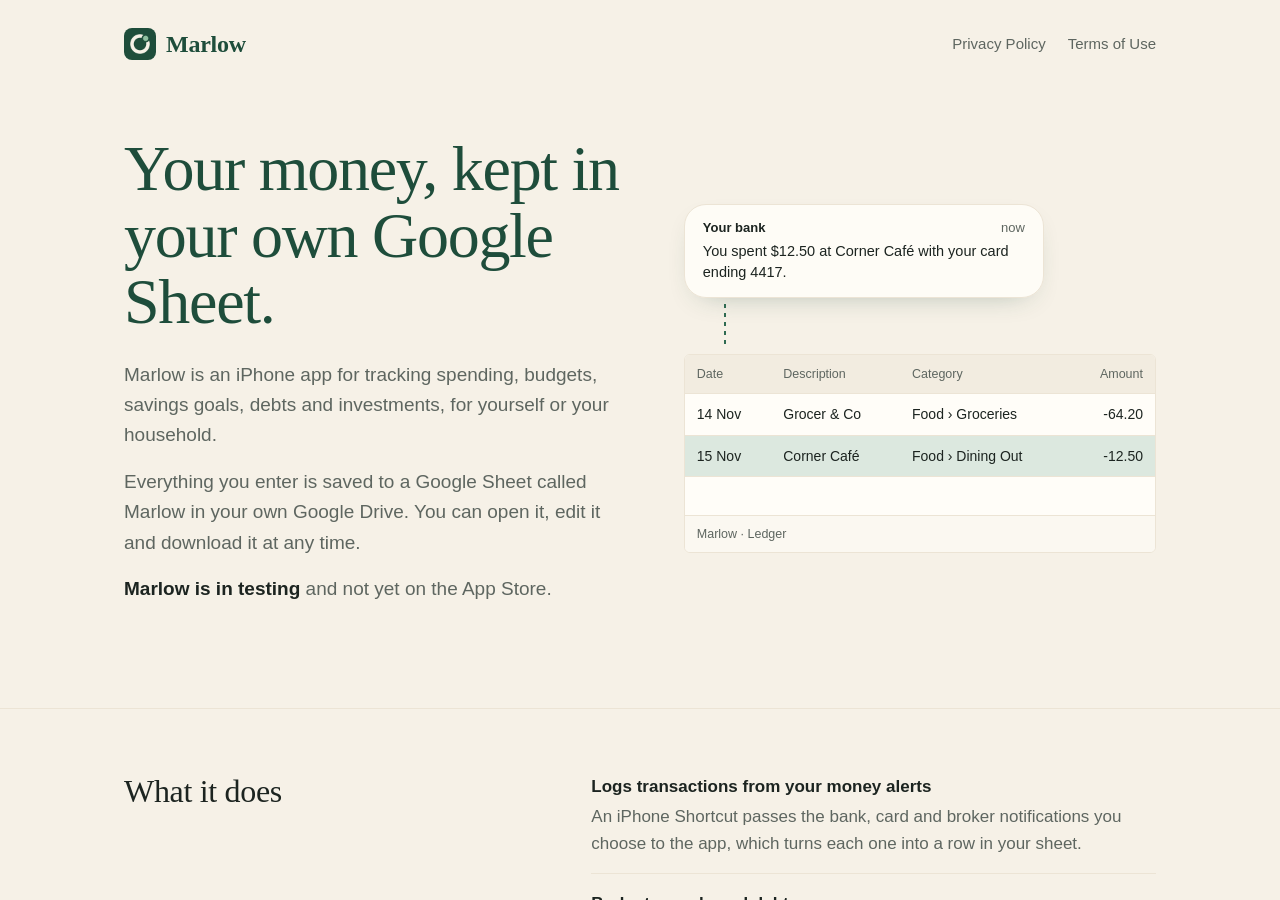
<file: index.html>
<!doctype html>
<html lang="en">
<head>
<meta charset="utf-8">
<title>Marlow</title>
<!-- The site's root only sends visitors to Marlow; everything lives under /marlow/. -->
<meta http-equiv="refresh" content="0; url=/marlow/">
<link rel="canonical" href="https://fwh0115.github.io/marlow/">
</head>
<body>
<p><a href="/marlow/">Marlow</a></p>
</body>
</html>
</file>
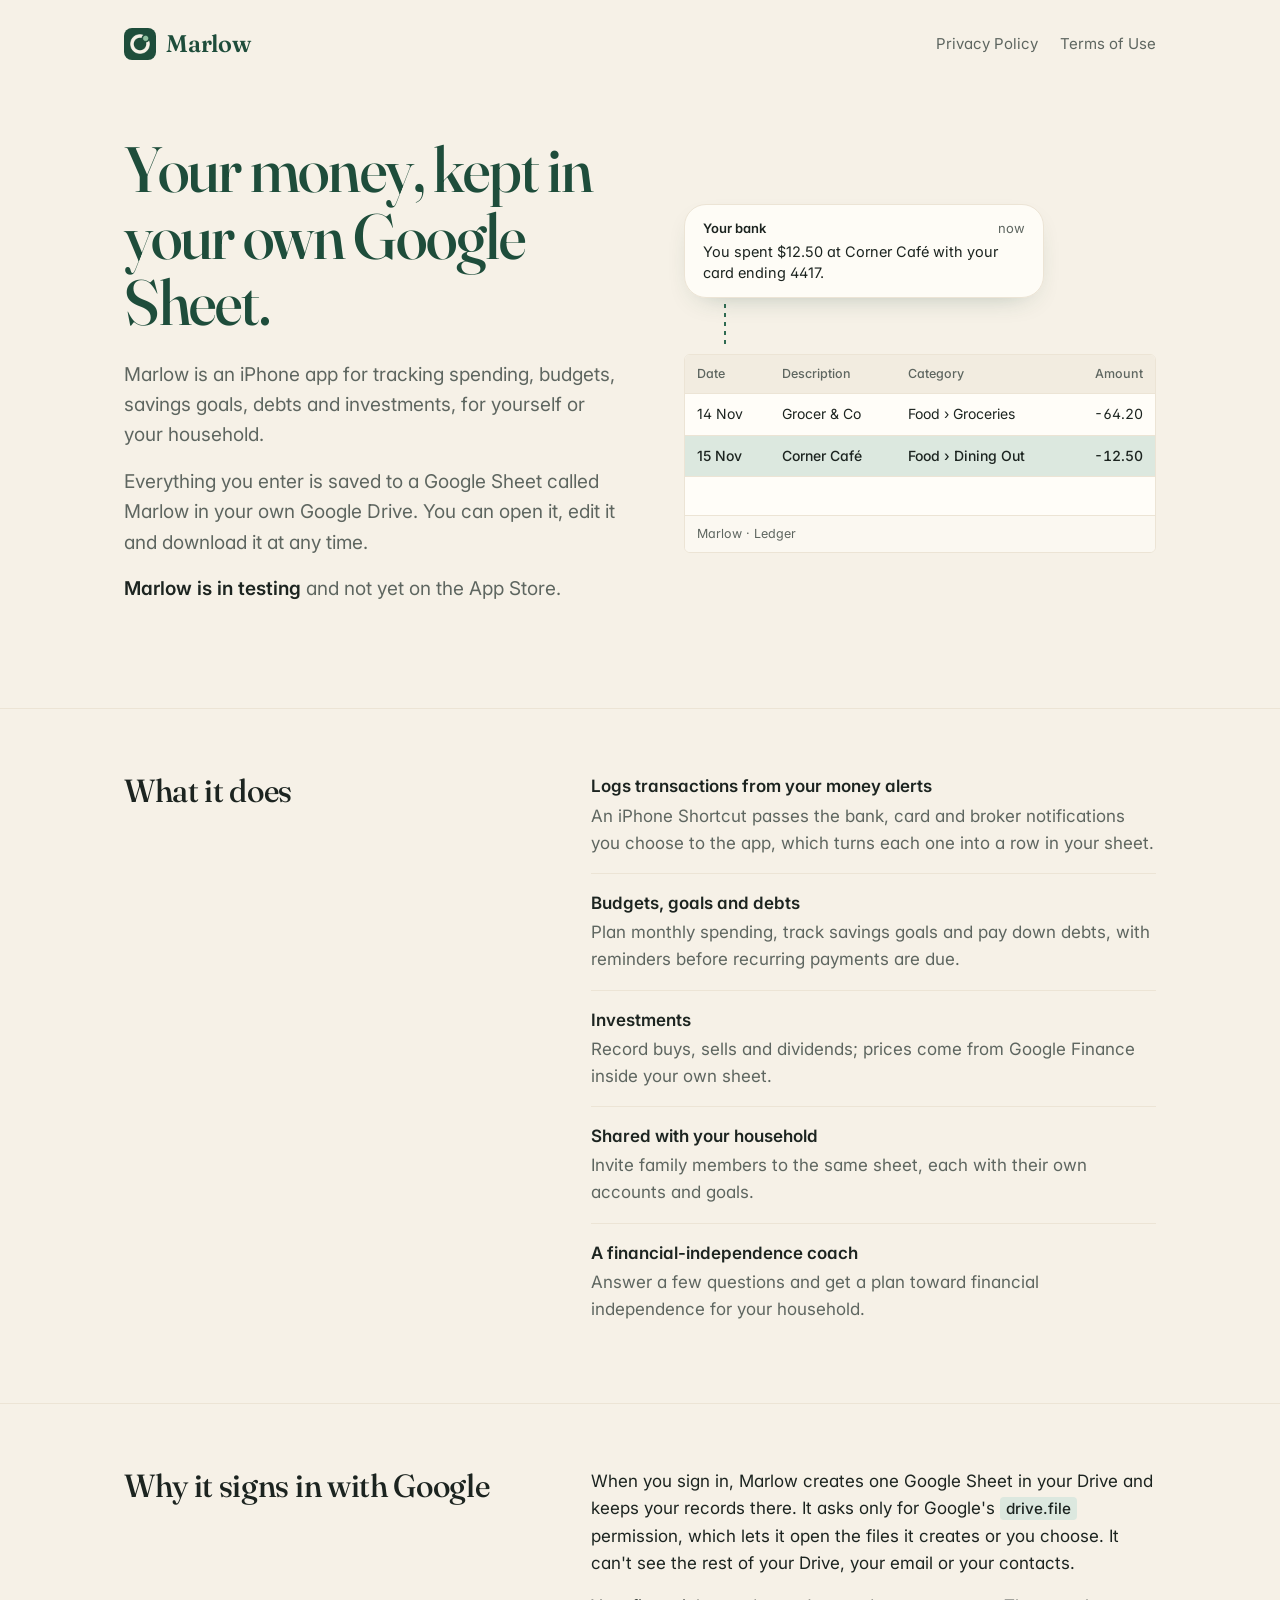
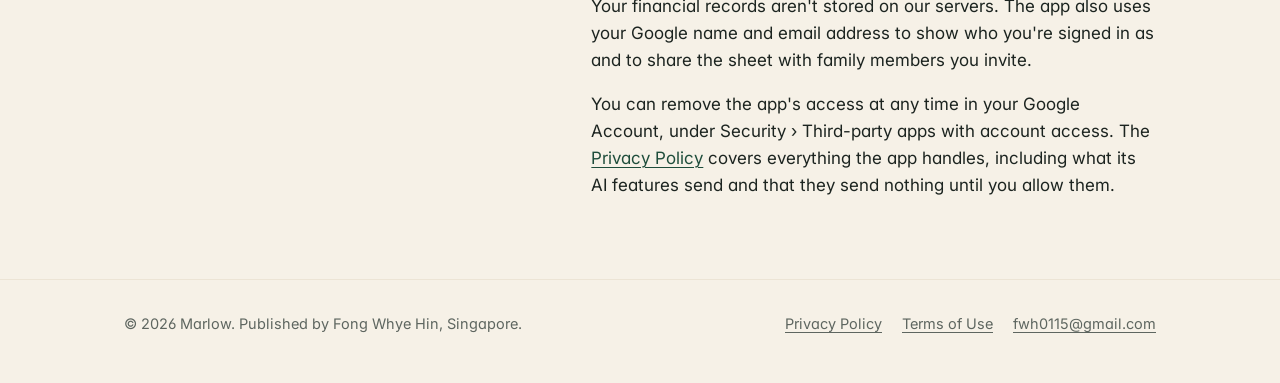
<file: marlow/index.html>
<!doctype html>
<html lang="en">
<head>
<meta charset="utf-8">
<meta name="viewport" content="width=device-width, initial-scale=1">
<title>Marlow</title>
<meta name="description" content="Marlow is an iPhone app for tracking spending, budgets, goals, debts and investments, with everything saved to a Google Sheet in your own Google Drive.">
<link rel="preconnect" href="https://fonts.googleapis.com">
<link rel="preconnect" href="https://fonts.gstatic.com" crossorigin>
<link href="https://fonts.googleapis.com/css2?family=Fraunces:opsz,wght@9..144,500;9..144,600&family=Inter:wght@400;500;600&display=swap" rel="stylesheet">
<link rel="icon" type="image/png" sizes="32x32" href="assets/icon-32.png">
<link rel="icon" type="image/png" sizes="192x192" href="assets/icon-192.png">
<link rel="apple-touch-icon" href="assets/icon-180.png">
<link rel="stylesheet" href="style.css">
</head>
<body>
<header class="site-head">
  <div class="wrap">
    <a class="wordmark" href="./"><img src="assets/icon-96.png" alt="" width="32" height="32">Marlow</a>
    <nav class="site-nav" aria-label="Site">
      <a href="privacy/">Privacy Policy</a>
      <a href="terms/">Terms of Use</a>
    </nav>
  </div>
</header>

<main>
  <div class="wrap">
    <section class="hero">
      <div>
        <h1>Your money, kept in your own Google Sheet.</h1>
        <p>Marlow is an iPhone app for tracking spending, budgets, savings goals, debts and investments, for yourself or your household.</p>
        <p>Everything you enter is saved to a Google Sheet called Marlow in your own Google Drive. You can open it, edit it and download it at any time.</p>
        <p class="status"><strong>Marlow is in testing</strong> and not yet on the App Store.</p>
      </div>

      <figure class="ledger" aria-label="Example: a card notification becomes a row in your Marlow sheet">
        <div class="alert">
          <div class="from"><b>Your bank</b><span>now</span></div>
          You spent $12.50 at Corner Café with your card ending 4417.
        </div>
        <div class="flow" aria-hidden="true"></div>
        <div class="sheet">
          <table>
            <thead>
              <tr><th>Date</th><th>Description</th><th>Category</th><th class="amt">Amount</th></tr>
            </thead>
            <tbody>
              <tr><td>14 Nov</td><td>Grocer &amp; Co</td><td>Food › Groceries</td><td class="amt">-64.20</td></tr>
              <tr class="new"><td>15 Nov</td><td>Corner Café</td><td>Food › Dining Out</td><td class="amt">-12.50</td></tr>
              <tr class="blank"><td></td><td></td><td></td><td></td></tr>
            </tbody>
          </table>
          <div class="sheet-name">Marlow · Ledger</div>
        </div>
      </figure>
    </section>
  </div>

  <section class="section">
    <div class="wrap split">
      <h2>What it does</h2>
      <ul class="features">
        <li><b>Logs transactions from your money alerts</b><span>An iPhone Shortcut passes the bank, card and broker notifications you choose to the app, which turns each one into a row in your sheet.</span></li>
        <li><b>Budgets, goals and debts</b><span>Plan monthly spending, track savings goals and pay down debts, with reminders before recurring payments are due.</span></li>
        <li><b>Investments</b><span>Record buys, sells and dividends; prices come from Google Finance inside your own sheet.</span></li>
        <li><b>Shared with your household</b><span>Invite family members to the same sheet, each with their own accounts and goals.</span></li>
        <li><b>A financial-independence coach</b><span>Answer a few questions and get a plan toward financial independence for your household.</span></li>
      </ul>
    </div>
  </section>

  <section class="section">
    <div class="wrap split">
      <h2>Why it signs in with Google</h2>
      <div class="prose">
        <p>When you sign in, Marlow creates one Google Sheet in your Drive and keeps your records there. It asks only for Google's <code>drive.file</code> permission, which lets it open the files it creates or you choose. It can't see the rest of your Drive, your email or your contacts.</p>
        <p>Your financial records aren't stored on our servers. The app also uses your Google name and email address to show who you're signed in as and to share the sheet with family members you invite.</p>
        <p>You can remove the app's access at any time in your Google Account, under Security › Third-party apps with account access. The <a href="privacy/">Privacy Policy</a> covers everything the app handles, including what its AI features send and that they send nothing until you allow them.</p>
      </div>
    </div>
  </section>
</main>

<footer class="site-foot">
  <div class="wrap">
    <span>© 2026 Marlow. Published by Fong Whye Hin, Singapore.</span>
    <nav aria-label="Footer">
      <a href="privacy/">Privacy Policy</a>
      <a href="terms/">Terms of Use</a>
      <a href="mailto:fwh0115@gmail.com">fwh0115@gmail.com</a>
    </nav>
  </div>
</footer>
</body>
</html>
</file>
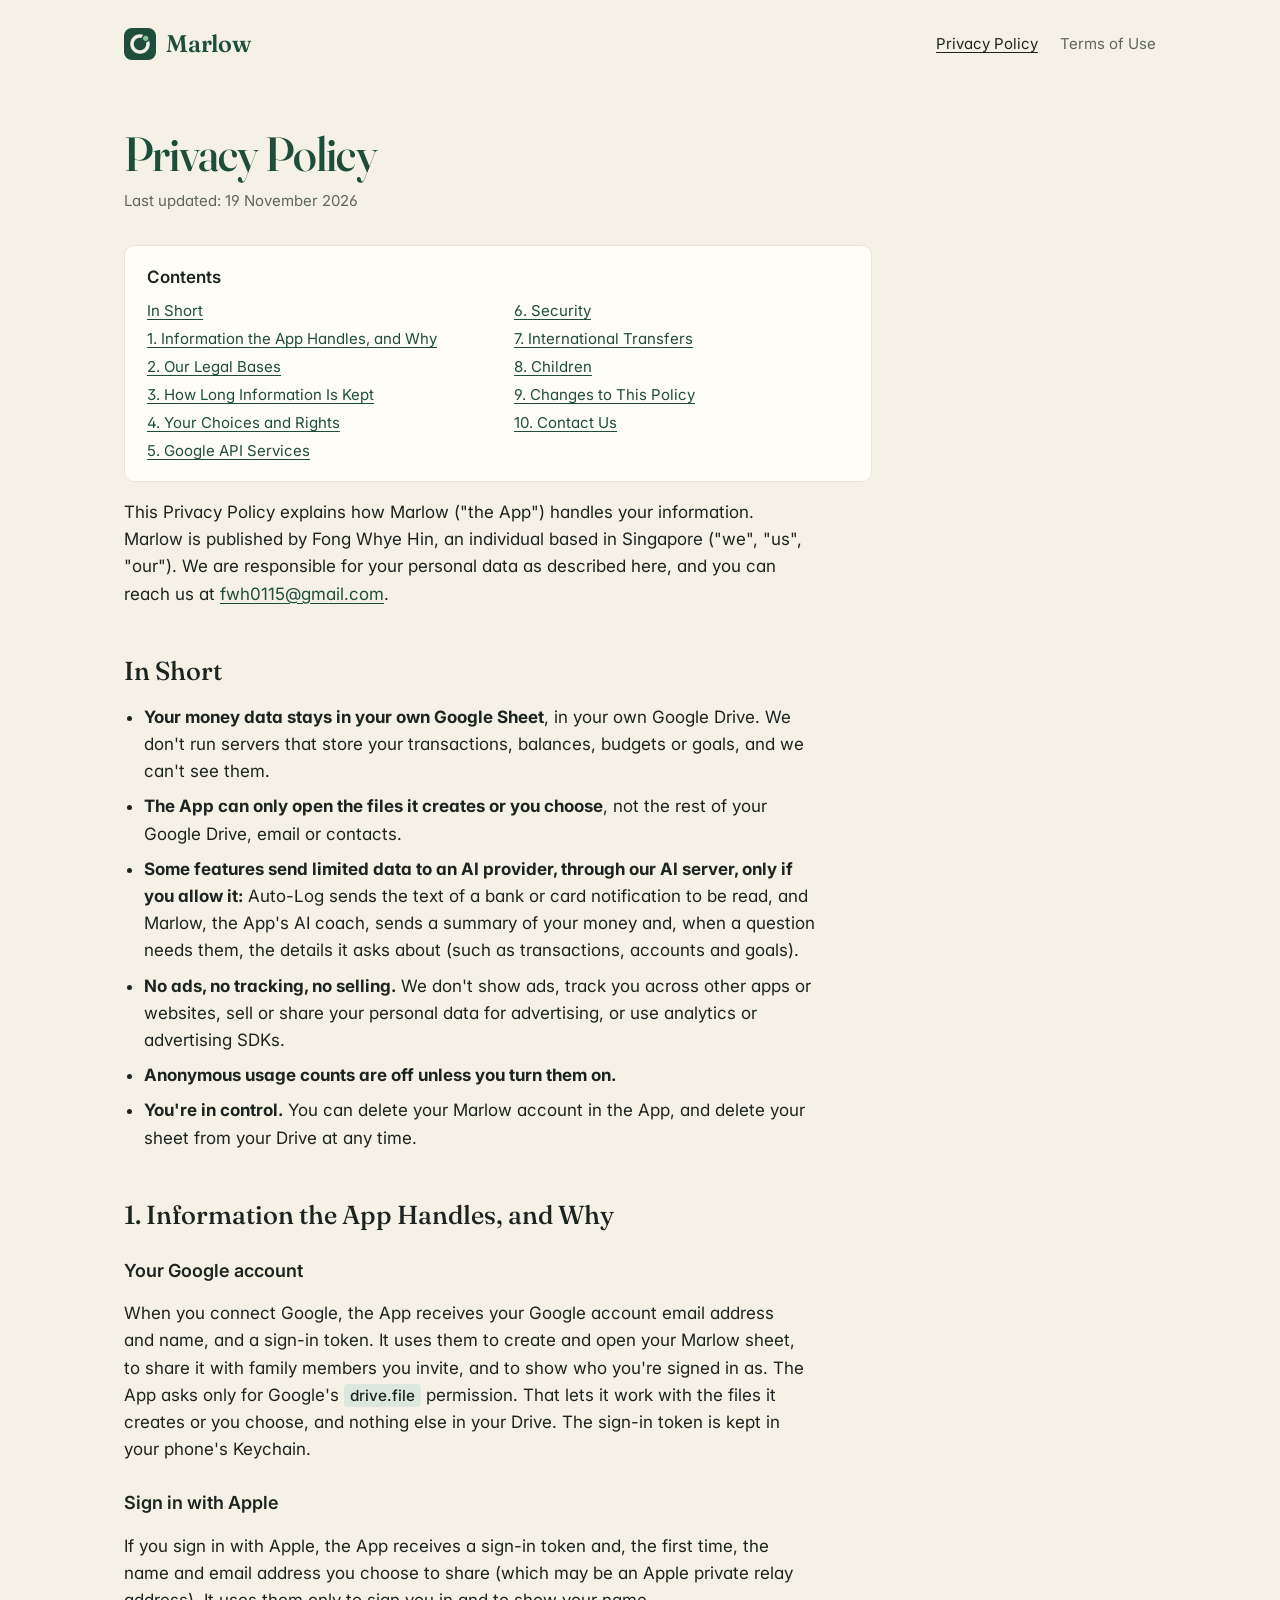
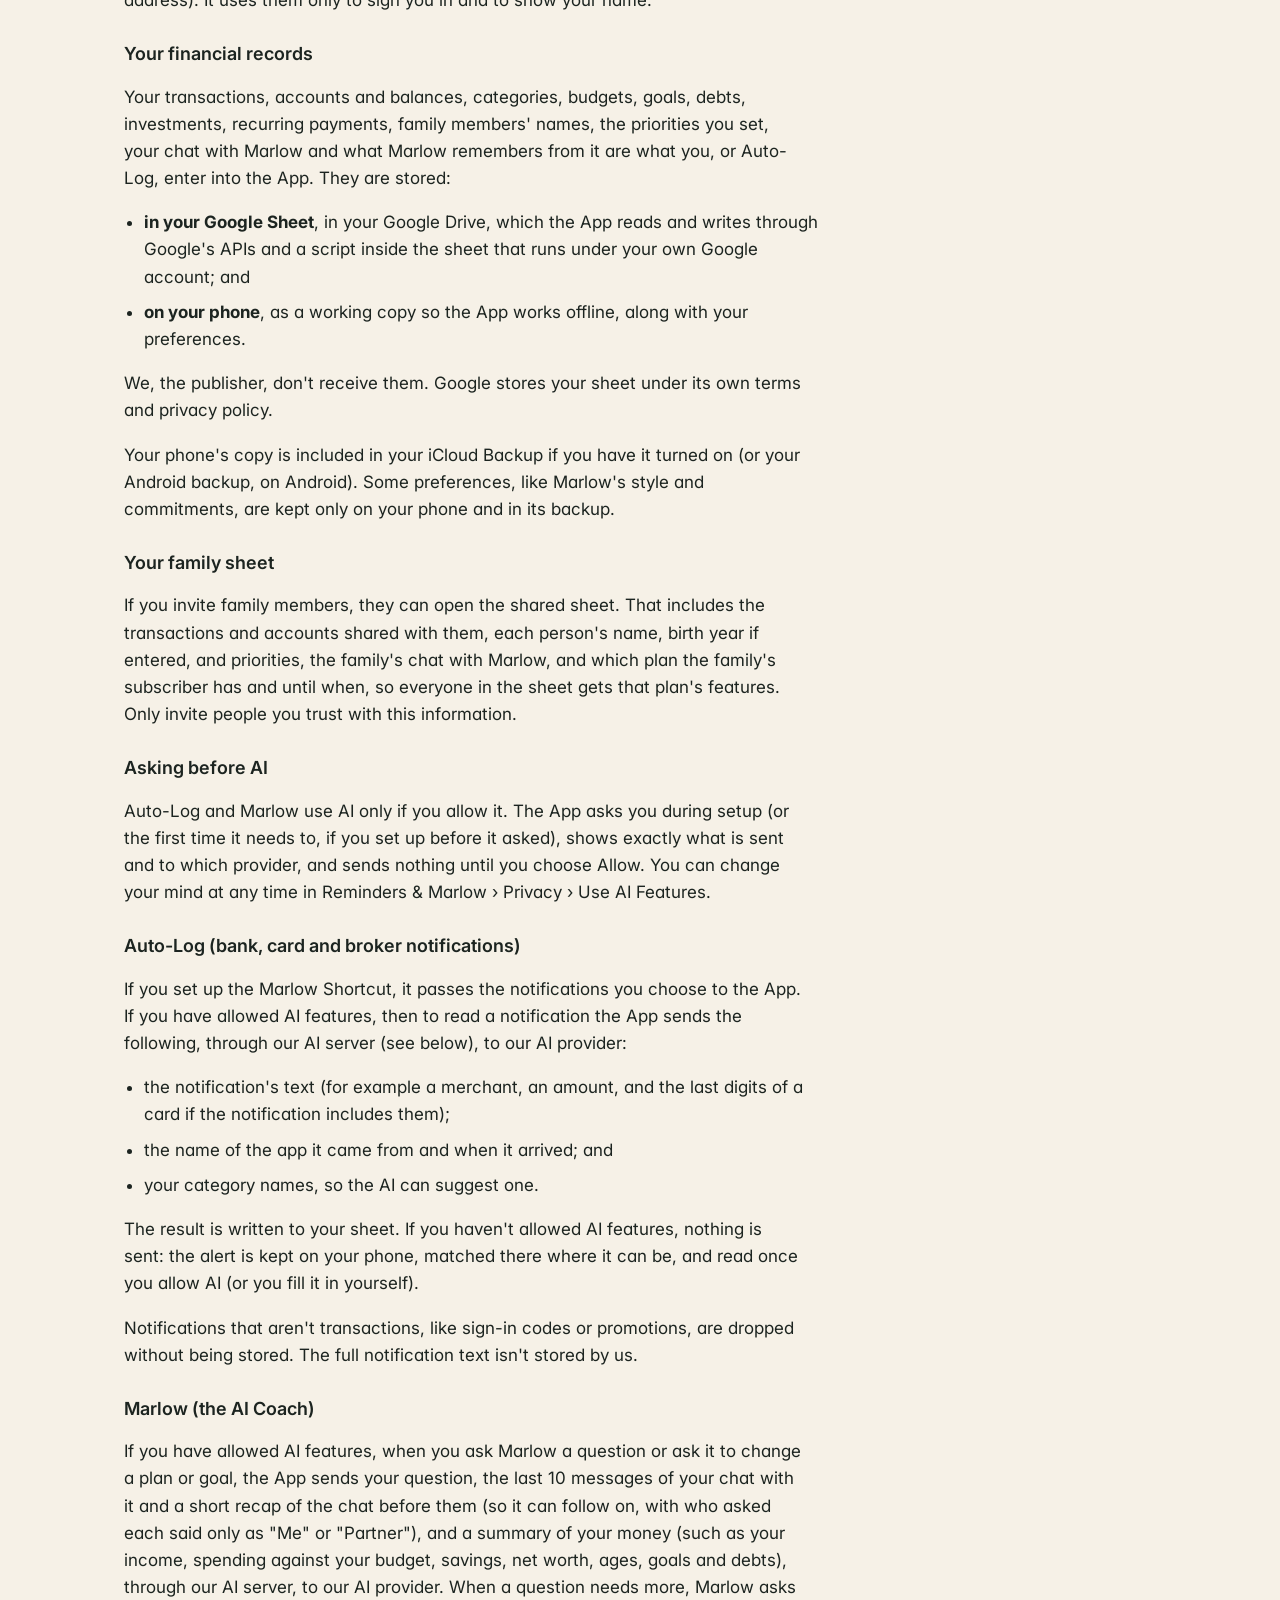
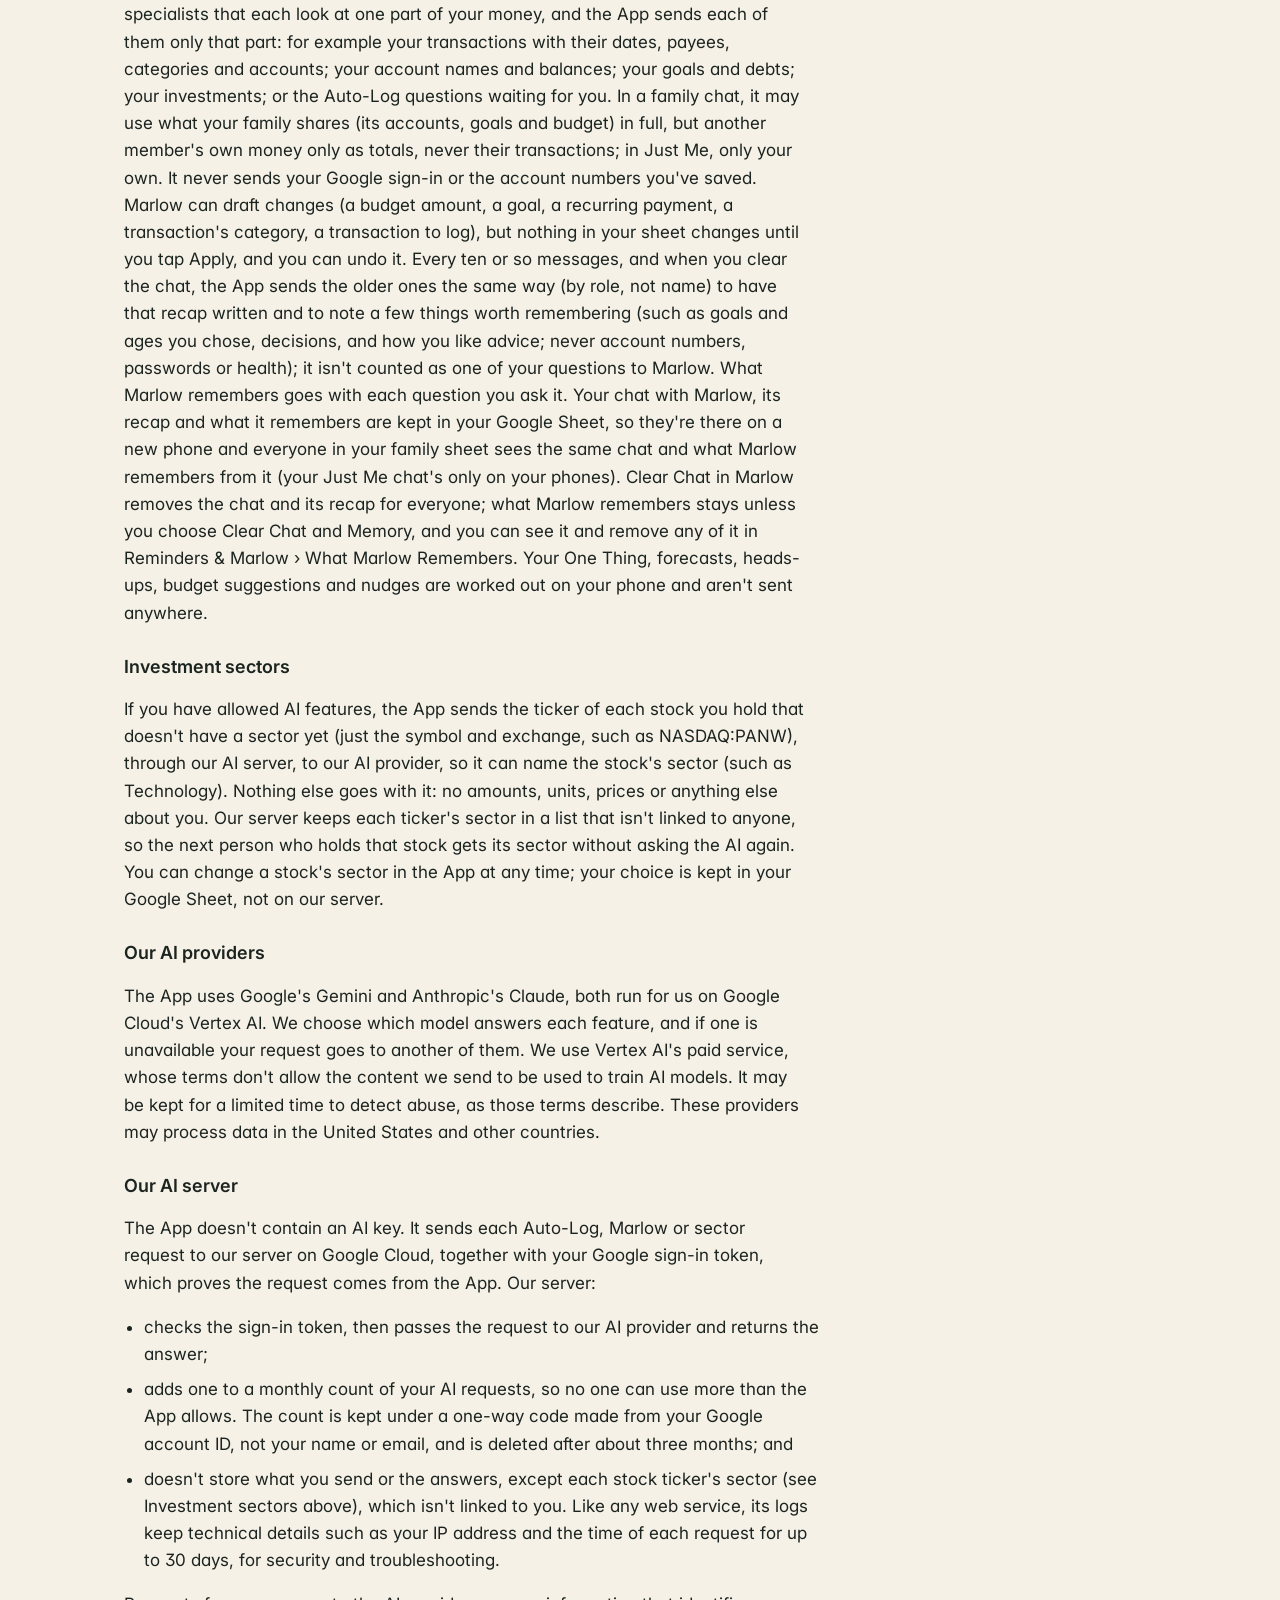
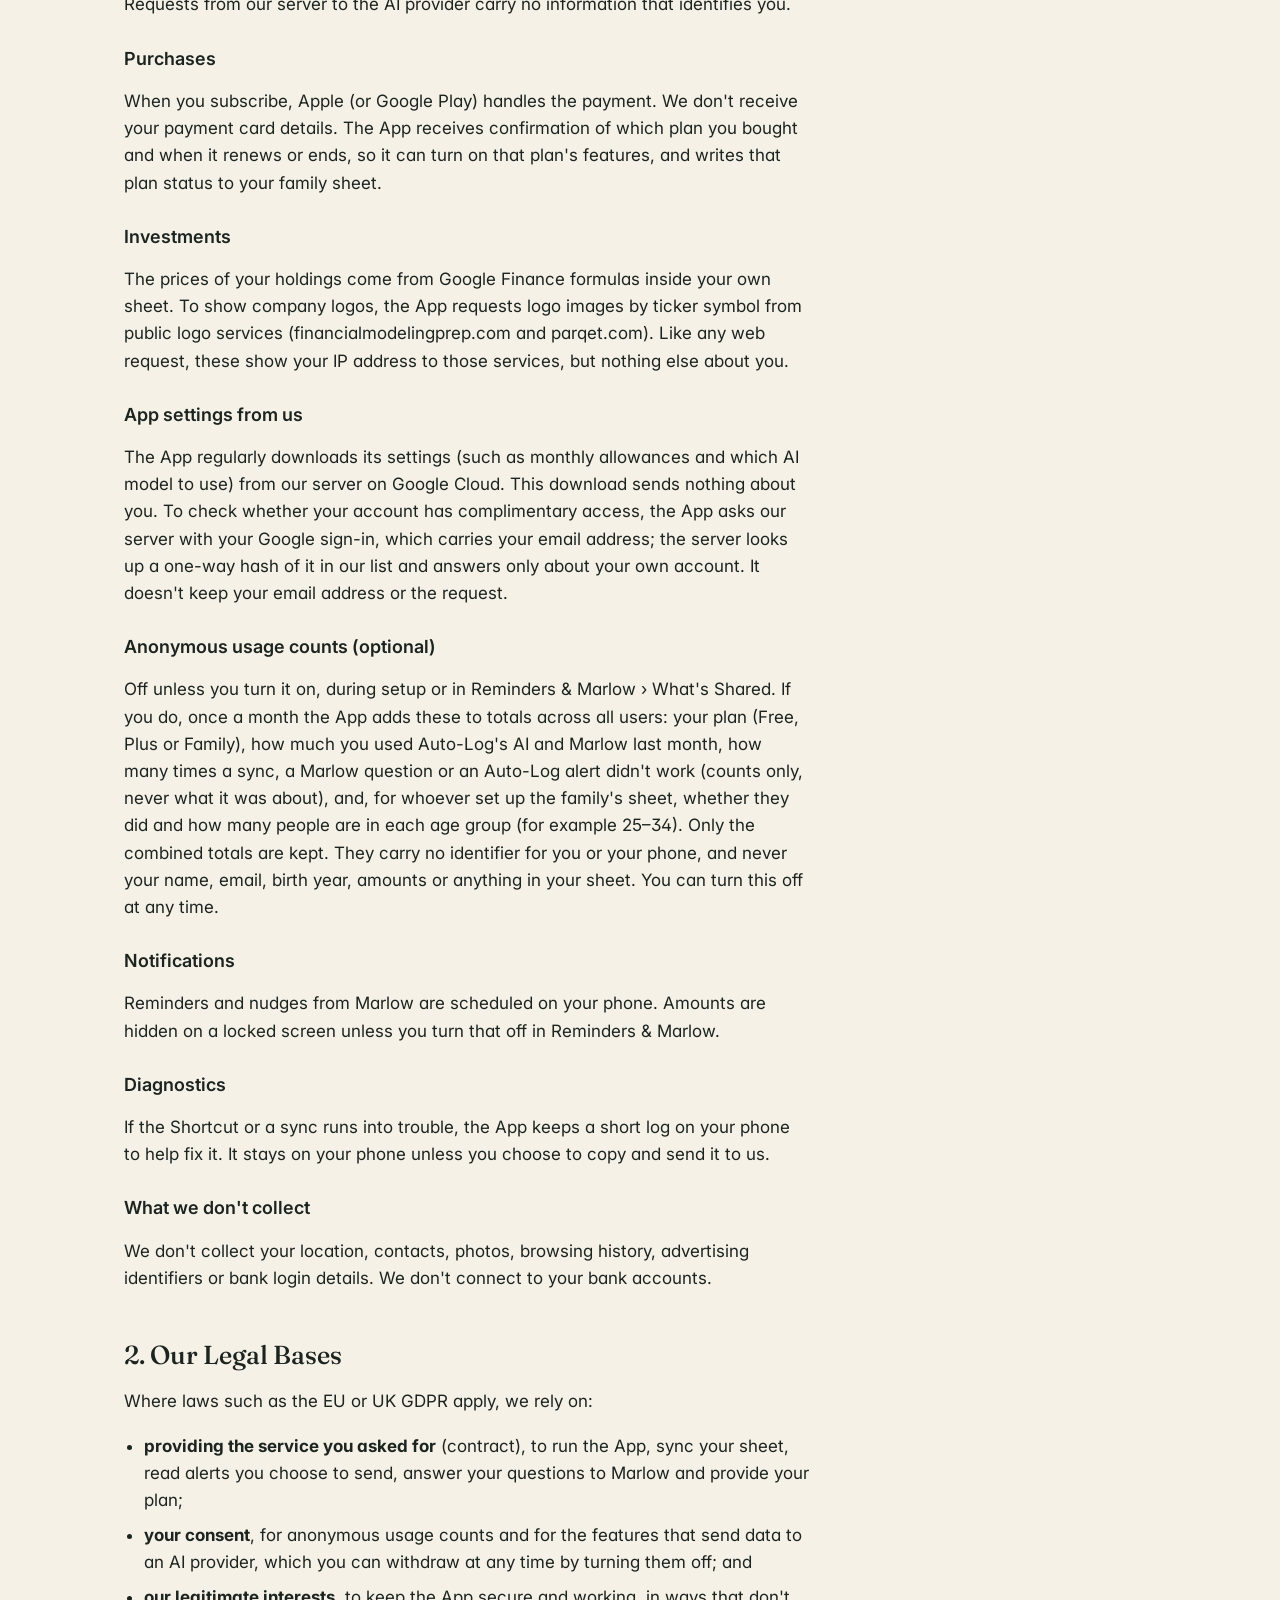
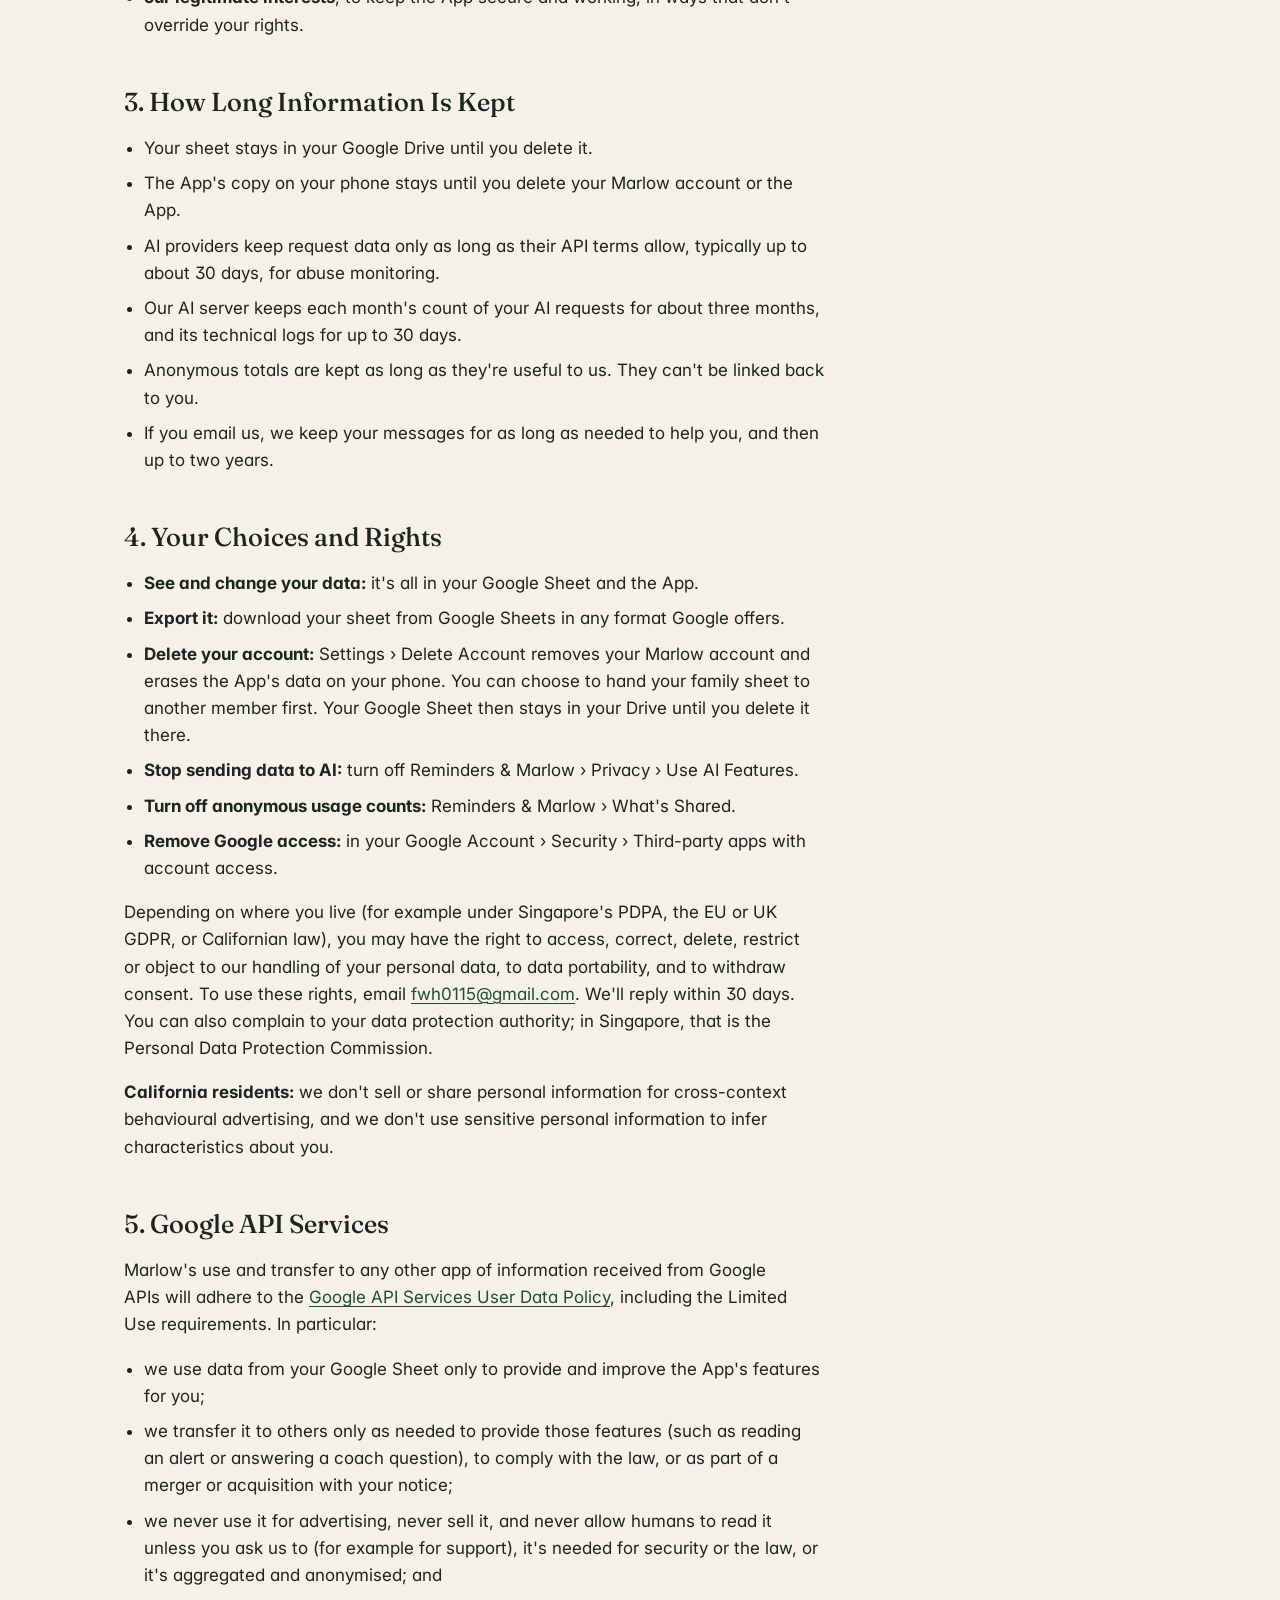
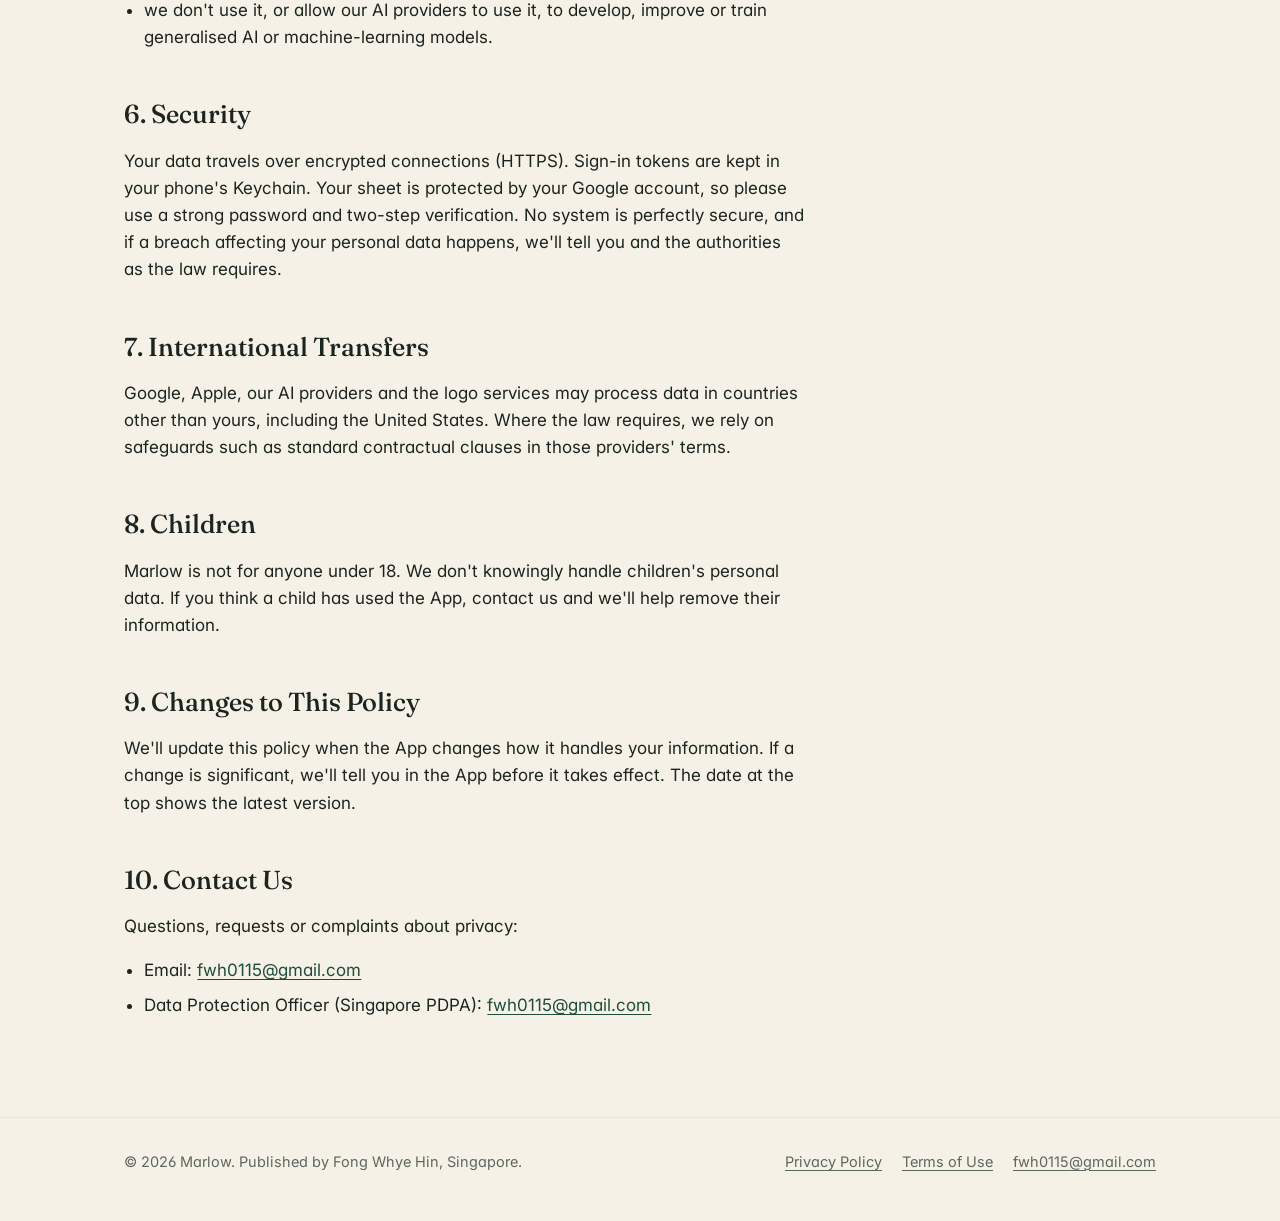
<file: privacy/index.html>
<!doctype html>
<html lang="en">
<head>
<meta charset="utf-8">
<meta name="viewport" content="width=device-width, initial-scale=1">
<title>Privacy Policy · Marlow</title>
<meta name="description" content="The Marlow Privacy Policy.">
<link rel="preconnect" href="https://fonts.googleapis.com">
<link rel="preconnect" href="https://fonts.gstatic.com" crossorigin>
<link href="https://fonts.googleapis.com/css2?family=Fraunces:opsz,wght@9..144,500;9..144,600&family=Inter:wght@400;500;600&display=swap" rel="stylesheet">
<link rel="icon" type="image/png" sizes="32x32" href="../assets/icon-32.png">
<link rel="icon" type="image/png" sizes="192x192" href="../assets/icon-192.png">
<link rel="apple-touch-icon" href="../assets/icon-180.png">
<link rel="stylesheet" href="../style.css">
</head>
<body>
<header class="site-head">
  <div class="wrap">
    <a class="wordmark" href="../"><img src="../assets/icon-96.png" alt="" width="32" height="32">Marlow</a>
    <nav class="site-nav" aria-label="Site">
      <a href="../privacy/" aria-current="page">Privacy Policy</a>
      <a href="../terms/">Terms of Use</a>
    </nav>
  </div>
</header>
<main class="wrap">
  <article class="doc">
    <h1>Privacy Policy</h1>
    <p class="updated">Last updated: 19 November 2026</p>
    <nav class="contents" aria-label="Contents">
      <p>Contents</p>
      <ul><li><a href="#in-short">In Short</a></li><li><a href="#1-information-the-app-handles-and-why">1. Information the App Handles, and Why</a></li><li><a href="#2-our-legal-bases">2. Our Legal Bases</a></li><li><a href="#3-how-long-information-is-kept">3. How Long Information Is Kept</a></li><li><a href="#4-your-choices-and-rights">4. Your Choices and Rights</a></li><li><a href="#5-google-api-services">5. Google API Services</a></li><li><a href="#6-security">6. Security</a></li><li><a href="#7-international-transfers">7. International Transfers</a></li><li><a href="#8-children">8. Children</a></li><li><a href="#9-changes-to-this-policy">9. Changes to This Policy</a></li><li><a href="#10-contact-us">10. Contact Us</a></li></ul>
    </nav>
    <p>This Privacy Policy explains how Marlow ("the App") handles your information. Marlow is published by Fong Whye Hin, an individual based in Singapore ("we", "us", "our"). We are responsible for your personal data as described here, and you can reach us at <a href="mailto:fwh0115@gmail.com">fwh0115@gmail.com</a>.</p>
    <h2 id="in-short">In Short</h2>
    <ul>
    <li><strong>Your money data stays in your own Google Sheet</strong>, in your own Google Drive. We don't run servers that store your transactions, balances, budgets or goals, and we can't see them.</li>
    <li><strong>The App can only open the files it creates or you choose</strong>, not the rest of your Google Drive, email or contacts.</li>
    <li><strong>Some features send limited data to an AI provider, through our AI server, only if you allow it:</strong> Auto-Log sends the text of a bank or card notification to be read, and Marlow, the App's AI coach, sends a summary of your money and, when a question needs them, the details it asks about (such as transactions, accounts and goals).</li>
    <li><strong>No ads, no tracking, no selling.</strong> We don't show ads, track you across other apps or websites, sell or share your personal data for advertising, or use analytics or advertising SDKs.</li>
    <li><strong>Anonymous usage counts are off unless you turn them on.</strong></li>
    <li><strong>You're in control.</strong> You can delete your Marlow account in the App, and delete your sheet from your Drive at any time.</li>
    </ul>
    <h2 id="1-information-the-app-handles-and-why">1. Information the App Handles, and Why</h2>
    <h3 id="your-google-account">Your Google account</h3>
    <p>When you connect Google, the App receives your Google account email address and name, and a sign-in token. It uses them to create and open your Marlow sheet, to share it with family members you invite, and to show who you're signed in as. The App asks only for Google's <code>drive.file</code> permission. That lets it work with the files it creates or you choose, and nothing else in your Drive. The sign-in token is kept in your phone's Keychain.</p>
    <h3 id="sign-in-with-apple">Sign in with Apple</h3>
    <p>If you sign in with Apple, the App receives a sign-in token and, the first time, the name and email address you choose to share (which may be an Apple private relay address). It uses them only to sign you in and to show your name.</p>
    <h3 id="your-financial-records">Your financial records</h3>
    <p>Your transactions, accounts and balances, categories, budgets, goals, debts, investments, recurring payments, family members' names, the priorities you set, your chat with Marlow and what Marlow remembers from it are what you, or Auto-Log, enter into the App. They are stored:</p>
    <ul>
    <li><strong>in your Google Sheet</strong>, in your Google Drive, which the App reads and writes through Google's APIs and a script inside the sheet that runs under your own Google account; and</li>
    <li><strong>on your phone</strong>, as a working copy so the App works offline, along with your preferences.</li>
    </ul>
    <p>We, the publisher, don't receive them. Google stores your sheet under its own terms and privacy policy.</p>
    <p>Your phone's copy is included in your iCloud Backup if you have it turned on (or your Android backup, on Android). Some preferences, like Marlow's style and commitments, are kept only on your phone and in its backup.</p>
    <h3 id="your-family-sheet">Your family sheet</h3>
    <p>If you invite family members, they can open the shared sheet. That includes the transactions and accounts shared with them, each person's name, birth year if entered, and priorities, the family's chat with Marlow, and which plan the family's subscriber has and until when, so everyone in the sheet gets that plan's features. Only invite people you trust with this information.</p>
    <h3 id="asking-before-ai">Asking before AI</h3>
    <p>Auto-Log and Marlow use AI only if you allow it. The App asks you during setup (or the first time it needs to, if you set up before it asked), shows exactly what is sent and to which provider, and sends nothing until you choose Allow. You can change your mind at any time in Reminders &amp; Marlow › Privacy › Use AI Features.</p>
    <h3 id="auto-log-bank-card-and-broker-notifications">Auto-Log (bank, card and broker notifications)</h3>
    <p>If you set up the Marlow Shortcut, it passes the notifications you choose to the App. If you have allowed AI features, then to read a notification the App sends the following, through our AI server (see below), to our AI provider:</p>
    <ul>
    <li>the notification's text (for example a merchant, an amount, and the last digits of a card if the notification includes them);</li>
    <li>the name of the app it came from and when it arrived; and</li>
    <li>your category names, so the AI can suggest one.</li>
    </ul>
    <p>The result is written to your sheet. If you haven't allowed AI features, nothing is sent: the alert is kept on your phone, matched there where it can be, and read once you allow AI (or you fill it in yourself).</p>
    <p>Notifications that aren't transactions, like sign-in codes or promotions, are dropped without being stored. The full notification text isn't stored by us.</p>
    <h3 id="marlow-the-ai-coach">Marlow (the AI Coach)</h3>
    <p>If you have allowed AI features, when you ask Marlow a question or ask it to change a plan or goal, the App sends your question, the last 10 messages of your chat with it and a short recap of the chat before them (so it can follow on, with who asked each said only as "Me" or "Partner"), and a summary of your money (such as your income, spending against your budget, savings, net worth, ages, goals and debts), through our AI server, to our AI provider. When a question needs more, Marlow asks specialists that each look at one part of your money, and the App sends each of them only that part: for example your transactions with their dates, payees, categories and accounts; your account names and balances; your goals and debts; your investments; or the Auto-Log questions waiting for you. In a family chat, it may use what your family shares (its accounts, goals and budget) in full, but another member's own money only as totals, never their transactions; in Just Me, only your own. It never sends your Google sign-in or the account numbers you've saved. Marlow can draft changes (a budget amount, a goal, a recurring payment, a transaction's category, a transaction to log), but nothing in your sheet changes until you tap Apply, and you can undo it. Every ten or so messages, and when you clear the chat, the App sends the older ones the same way (by role, not name) to have that recap written and to note a few things worth remembering (such as goals and ages you chose, decisions, and how you like advice; never account numbers, passwords or health); it isn't counted as one of your questions to Marlow. What Marlow remembers goes with each question you ask it. Your chat with Marlow, its recap and what it remembers are kept in your Google Sheet, so they're there on a new phone and everyone in your family sheet sees the same chat and what Marlow remembers from it (your Just Me chat's only on your phones). Clear Chat in Marlow removes the chat and its recap for everyone; what Marlow remembers stays unless you choose Clear Chat and Memory, and you can see it and remove any of it in Reminders &amp; Marlow › What Marlow Remembers. Your One Thing, forecasts, heads-ups, budget suggestions and nudges are worked out on your phone and aren't sent anywhere.</p>
    <h3 id="investment-sectors">Investment sectors</h3>
    <p>If you have allowed AI features, the App sends the ticker of each stock you hold that doesn't have a sector yet (just the symbol and exchange, such as NASDAQ:PANW), through our AI server, to our AI provider, so it can name the stock's sector (such as Technology). Nothing else goes with it: no amounts, units, prices or anything else about you. Our server keeps each ticker's sector in a list that isn't linked to anyone, so the next person who holds that stock gets its sector without asking the AI again. You can change a stock's sector in the App at any time; your choice is kept in your Google Sheet, not on our server.</p>
    <h3 id="our-ai-providers">Our AI providers</h3>
    <p>The App uses Google's Gemini and Anthropic's Claude, both run for us on Google Cloud's Vertex AI. We choose which model answers each feature, and if one is unavailable your request goes to another of them. We use Vertex AI's paid service, whose terms don't allow the content we send to be used to train AI models. It may be kept for a limited time to detect abuse, as those terms describe. These providers may process data in the United States and other countries.</p>
    <h3 id="our-ai-server">Our AI server</h3>
    <p>The App doesn't contain an AI key. It sends each Auto-Log, Marlow or sector request to our server on Google Cloud, together with your Google sign-in token, which proves the request comes from the App. Our server:</p>
    <ul>
    <li>checks the sign-in token, then passes the request to our AI provider and returns the answer;</li>
    <li>adds one to a monthly count of your AI requests, so no one can use more than the App allows. The count is kept under a one-way code made from your Google account ID, not your name or email, and is deleted after about three months; and</li>
    <li>doesn't store what you send or the answers, except each stock ticker's sector (see Investment sectors above), which isn't linked to you. Like any web service, its logs keep technical details such as your IP address and the time of each request for up to 30 days, for security and troubleshooting.</li>
    </ul>
    <p>Requests from our server to the AI provider carry no information that identifies you.</p>
    <h3 id="purchases">Purchases</h3>
    <p>When you subscribe, Apple (or Google Play) handles the payment. We don't receive your payment card details. The App receives confirmation of which plan you bought and when it renews or ends, so it can turn on that plan's features, and writes that plan status to your family sheet.</p>
    <h3 id="investments">Investments</h3>
    <p>The prices of your holdings come from Google Finance formulas inside your own sheet. To show company logos, the App requests logo images by ticker symbol from public logo services (financialmodelingprep.com and parqet.com). Like any web request, these show your IP address to those services, but nothing else about you.</p>
    <h3 id="app-settings-from-us">App settings from us</h3>
    <p>The App regularly downloads its settings (such as monthly allowances and which AI model to use) from our server on Google Cloud. This download sends nothing about you. To check whether your account has complimentary access, the App asks our server with your Google sign-in, which carries your email address; the server looks up a one-way hash of it in our list and answers only about your own account. It doesn't keep your email address or the request.</p>
    <h3 id="anonymous-usage-counts-optional">Anonymous usage counts (optional)</h3>
    <p>Off unless you turn it on, during setup or in Reminders &amp; Marlow › What's Shared. If you do, once a month the App adds these to totals across all users: your plan (Free, Plus or Family), how much you used Auto-Log's AI and Marlow last month, how many times a sync, a Marlow question or an Auto-Log alert didn't work (counts only, never what it was about), and, for whoever set up the family's sheet, whether they did and how many people are in each age group (for example 25–34). Only the combined totals are kept. They carry no identifier for you or your phone, and never your name, email, birth year, amounts or anything in your sheet. You can turn this off at any time.</p>
    <h3 id="notifications">Notifications</h3>
    <p>Reminders and nudges from Marlow are scheduled on your phone. Amounts are hidden on a locked screen unless you turn that off in Reminders &amp; Marlow.</p>
    <h3 id="diagnostics">Diagnostics</h3>
    <p>If the Shortcut or a sync runs into trouble, the App keeps a short log on your phone to help fix it. It stays on your phone unless you choose to copy and send it to us.</p>
    <h3 id="what-we-don-t-collect">What we don't collect</h3>
    <p>We don't collect your location, contacts, photos, browsing history, advertising identifiers or bank login details. We don't connect to your bank accounts.</p>
    <h2 id="2-our-legal-bases">2. Our Legal Bases</h2>
    <p>Where laws such as the EU or UK GDPR apply, we rely on:</p>
    <ul>
    <li><strong>providing the service you asked for</strong> (contract), to run the App, sync your sheet, read alerts you choose to send, answer your questions to Marlow and provide your plan;</li>
    <li><strong>your consent</strong>, for anonymous usage counts and for the features that send data to an AI provider, which you can withdraw at any time by turning them off; and</li>
    <li><strong>our legitimate interests</strong>, to keep the App secure and working, in ways that don't override your rights.</li>
    </ul>
    <h2 id="3-how-long-information-is-kept">3. How Long Information Is Kept</h2>
    <ul>
    <li>Your sheet stays in your Google Drive until you delete it.</li>
    <li>The App's copy on your phone stays until you delete your Marlow account or the App.</li>
    <li>AI providers keep request data only as long as their API terms allow, typically up to about 30 days, for abuse monitoring.</li>
    <li>Our AI server keeps each month's count of your AI requests for about three months, and its technical logs for up to 30 days.</li>
    <li>Anonymous totals are kept as long as they're useful to us. They can't be linked back to you.</li>
    <li>If you email us, we keep your messages for as long as needed to help you, and then up to two years.</li>
    </ul>
    <h2 id="4-your-choices-and-rights">4. Your Choices and Rights</h2>
    <ul>
    <li><strong>See and change your data:</strong> it's all in your Google Sheet and the App.</li>
    <li><strong>Export it:</strong> download your sheet from Google Sheets in any format Google offers.</li>
    <li><strong>Delete your account:</strong> Settings › Delete Account removes your Marlow account and erases the App's data on your phone. You can choose to hand your family sheet to another member first. Your Google Sheet then stays in your Drive until you delete it there.</li>
    <li><strong>Stop sending data to AI:</strong> turn off Reminders &amp; Marlow › Privacy › Use AI Features.</li>
    <li><strong>Turn off anonymous usage counts:</strong> Reminders &amp; Marlow › What's Shared.</li>
    <li><strong>Remove Google access:</strong> in your Google Account › Security › Third-party apps with account access.</li>
    </ul>
    <p>Depending on where you live (for example under Singapore's PDPA, the EU or UK GDPR, or Californian law), you may have the right to access, correct, delete, restrict or object to our handling of your personal data, to data portability, and to withdraw consent. To use these rights, email <a href="mailto:fwh0115@gmail.com">fwh0115@gmail.com</a>. We'll reply within 30 days. You can also complain to your data protection authority; in Singapore, that is the Personal Data Protection Commission.</p>
    <p><strong>California residents:</strong> we don't sell or share personal information for cross-context behavioural advertising, and we don't use sensitive personal information to infer characteristics about you.</p>
    <h2 id="5-google-api-services">5. Google API Services</h2>
    <p>Marlow's use and transfer to any other app of information received from Google APIs will adhere to the <a href="https://developers.google.com/terms/api-services-user-data-policy" rel="noopener">Google API Services User Data Policy</a>, including the Limited Use requirements. In particular:</p>
    <ul>
    <li>we use data from your Google Sheet only to provide and improve the App's features for you;</li>
    <li>we transfer it to others only as needed to provide those features (such as reading an alert or answering a coach question), to comply with the law, or as part of a merger or acquisition with your notice;</li>
    <li>we never use it for advertising, never sell it, and never allow humans to read it unless you ask us to (for example for support), it's needed for security or the law, or it's aggregated and anonymised; and</li>
    <li>we don't use it, or allow our AI providers to use it, to develop, improve or train generalised AI or machine-learning models.</li>
    </ul>
    <h2 id="6-security">6. Security</h2>
    <p>Your data travels over encrypted connections (HTTPS). Sign-in tokens are kept in your phone's Keychain. Your sheet is protected by your Google account, so please use a strong password and two-step verification. No system is perfectly secure, and if a breach affecting your personal data happens, we'll tell you and the authorities as the law requires.</p>
    <h2 id="7-international-transfers">7. International Transfers</h2>
    <p>Google, Apple, our AI providers and the logo services may process data in countries other than yours, including the United States. Where the law requires, we rely on safeguards such as standard contractual clauses in those providers' terms.</p>
    <h2 id="8-children">8. Children</h2>
    <p>Marlow is not for anyone under 18. We don't knowingly handle children's personal data. If you think a child has used the App, contact us and we'll help remove their information.</p>
    <h2 id="9-changes-to-this-policy">9. Changes to This Policy</h2>
    <p>We'll update this policy when the App changes how it handles your information. If a change is significant, we'll tell you in the App before it takes effect. The date at the top shows the latest version.</p>
    <h2 id="10-contact-us">10. Contact Us</h2>
    <p>Questions, requests or complaints about privacy:</p>
    <ul>
    <li>Email: <a href="mailto:fwh0115@gmail.com">fwh0115@gmail.com</a></li>
    <li>Data Protection Officer (Singapore PDPA): <a href="mailto:fwh0115@gmail.com">fwh0115@gmail.com</a></li>
    </ul>
  </article>
</main>
<footer class="site-foot">
  <div class="wrap">
    <span>© 2026 Marlow. Published by Fong Whye Hin, Singapore.</span>
    <nav aria-label="Footer">
      <a href="../privacy/">Privacy Policy</a>
      <a href="../terms/">Terms of Use</a>
      <a href="mailto:fwh0115@gmail.com">fwh0115@gmail.com</a>
    </nav>
  </div>
</footer>
</body>
</html>
</file>
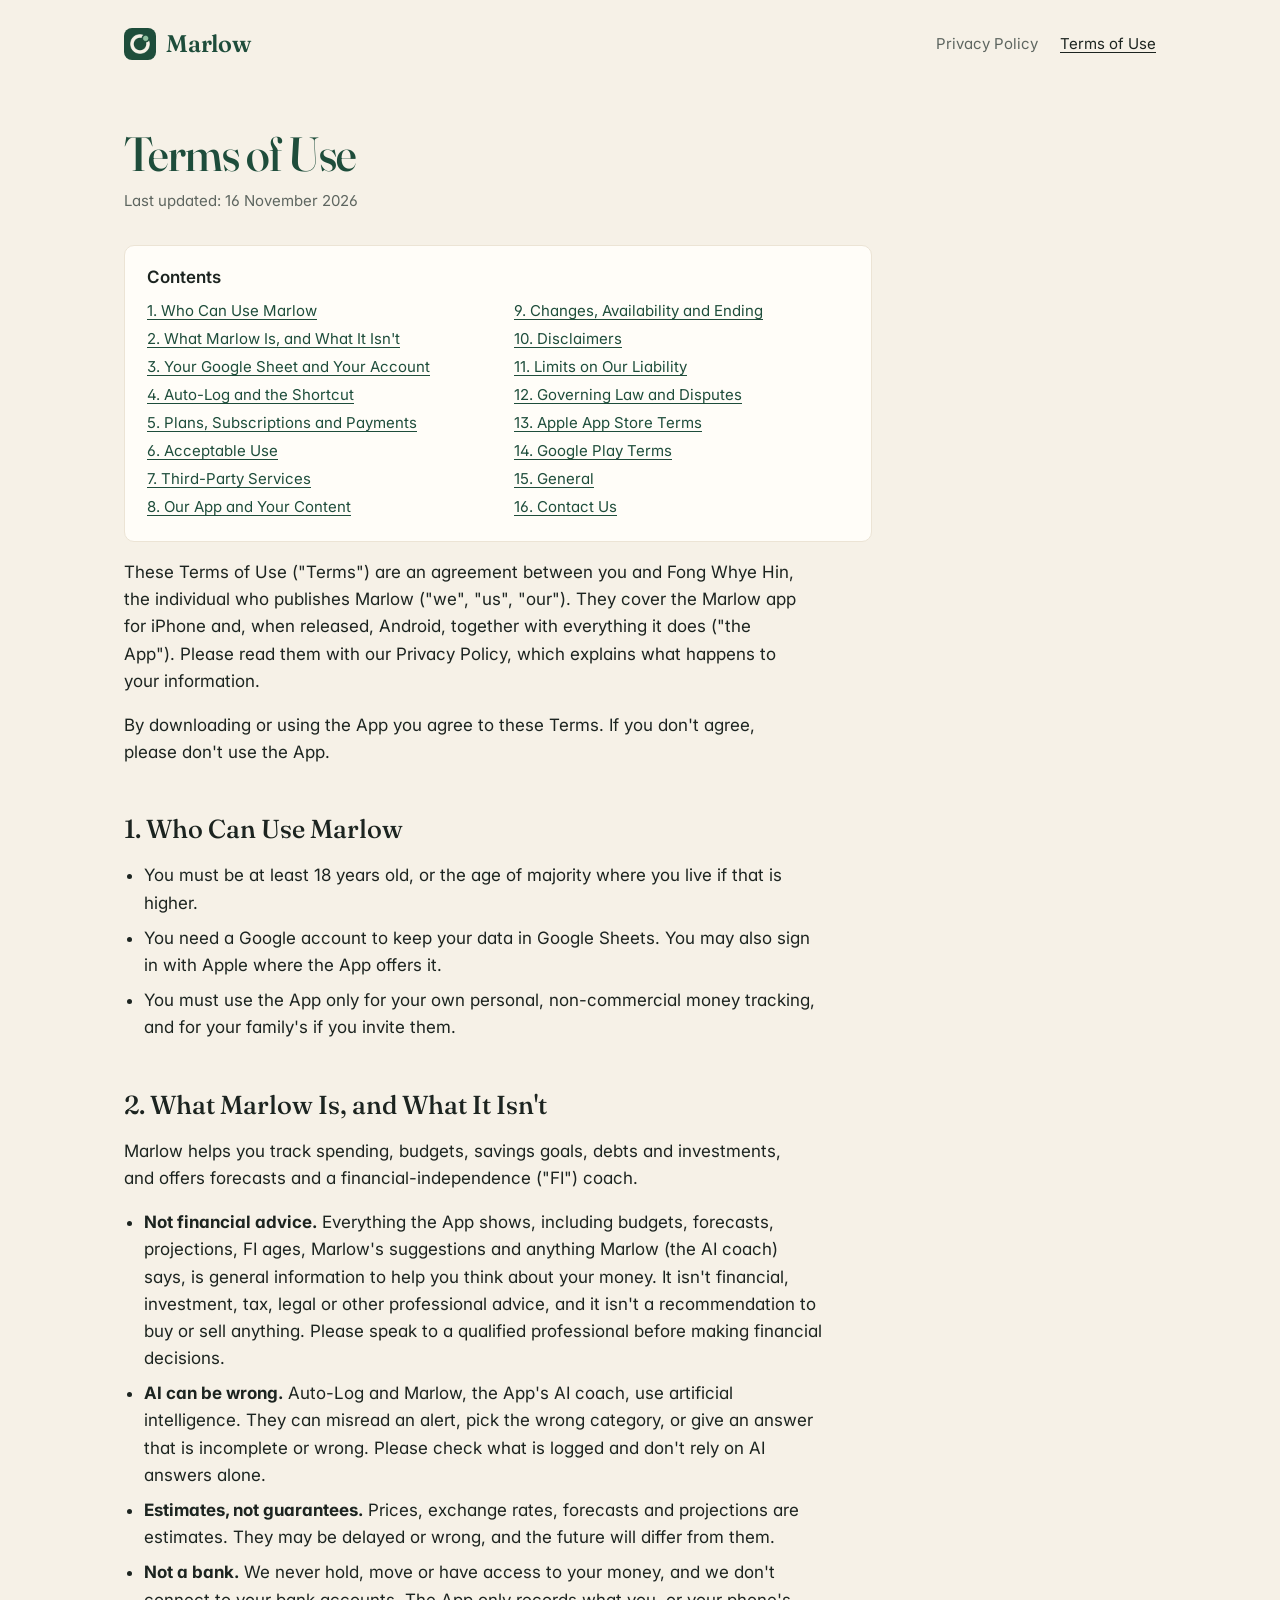
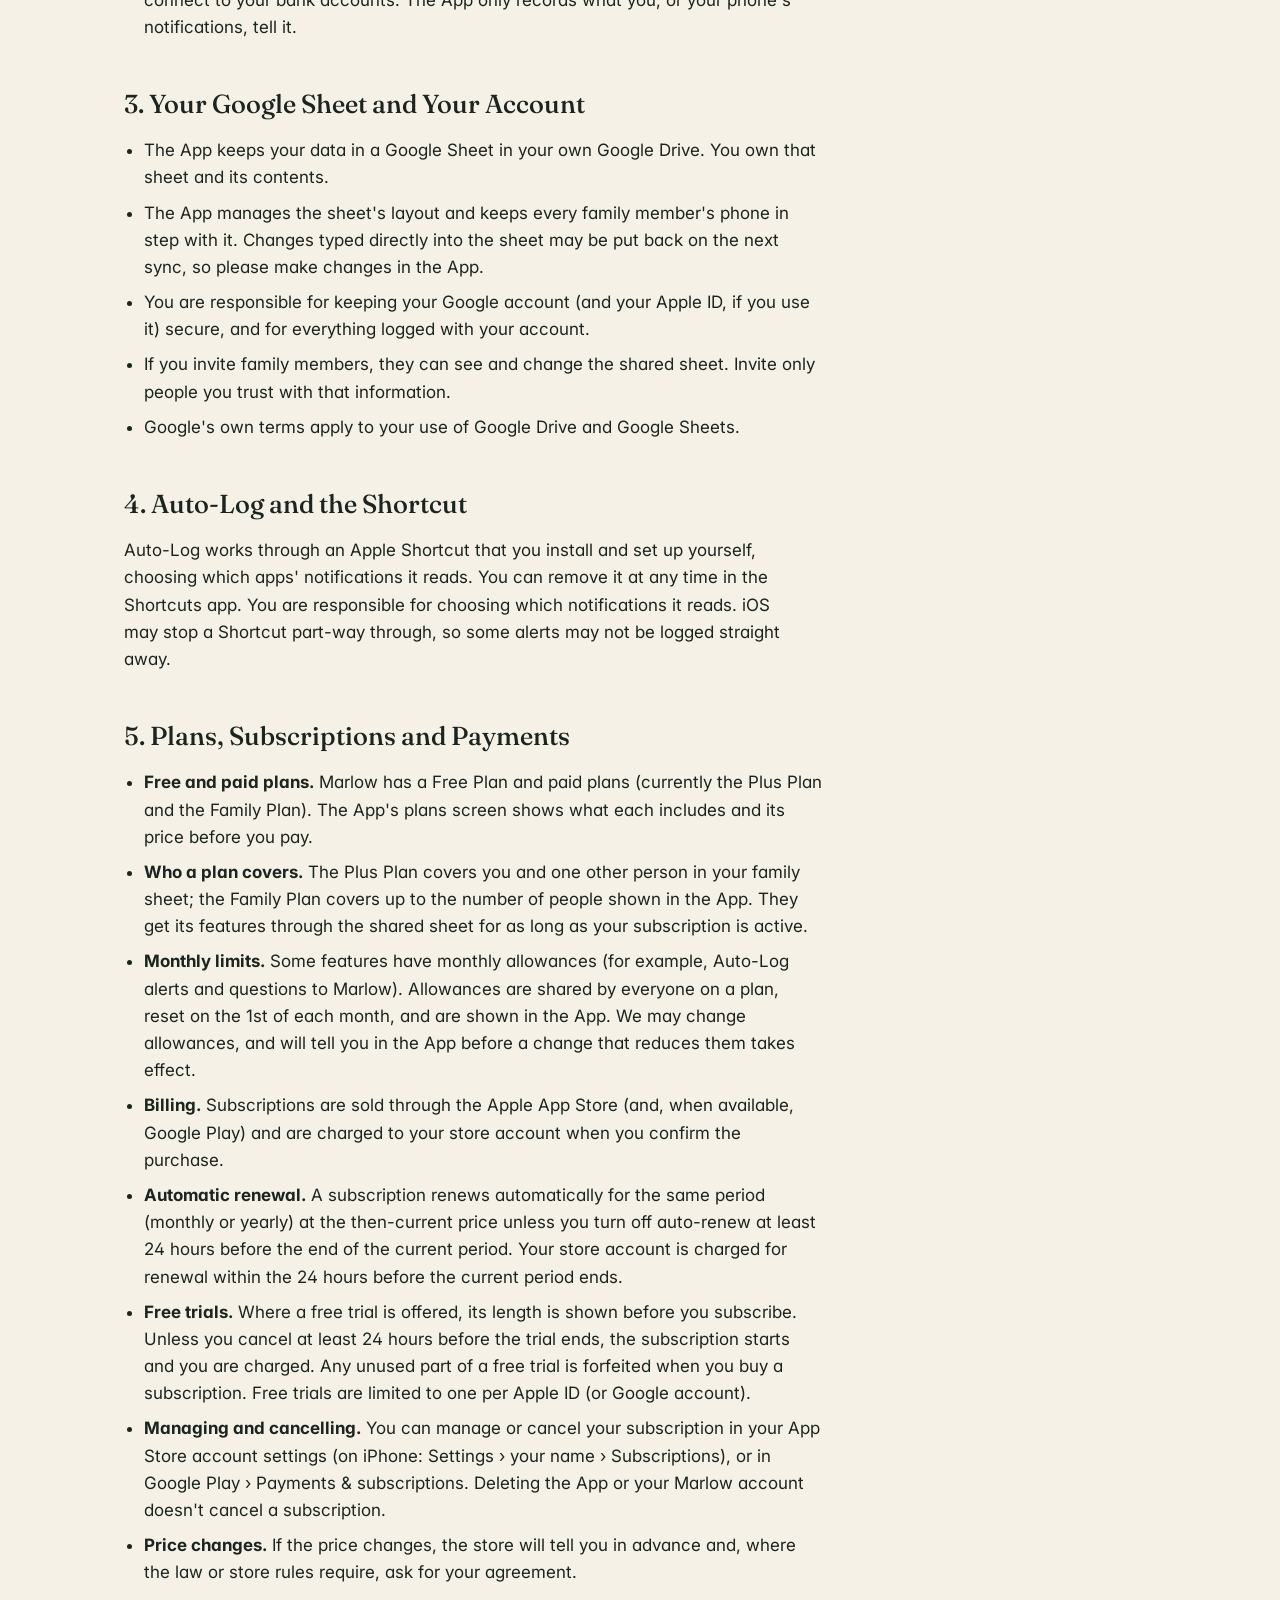
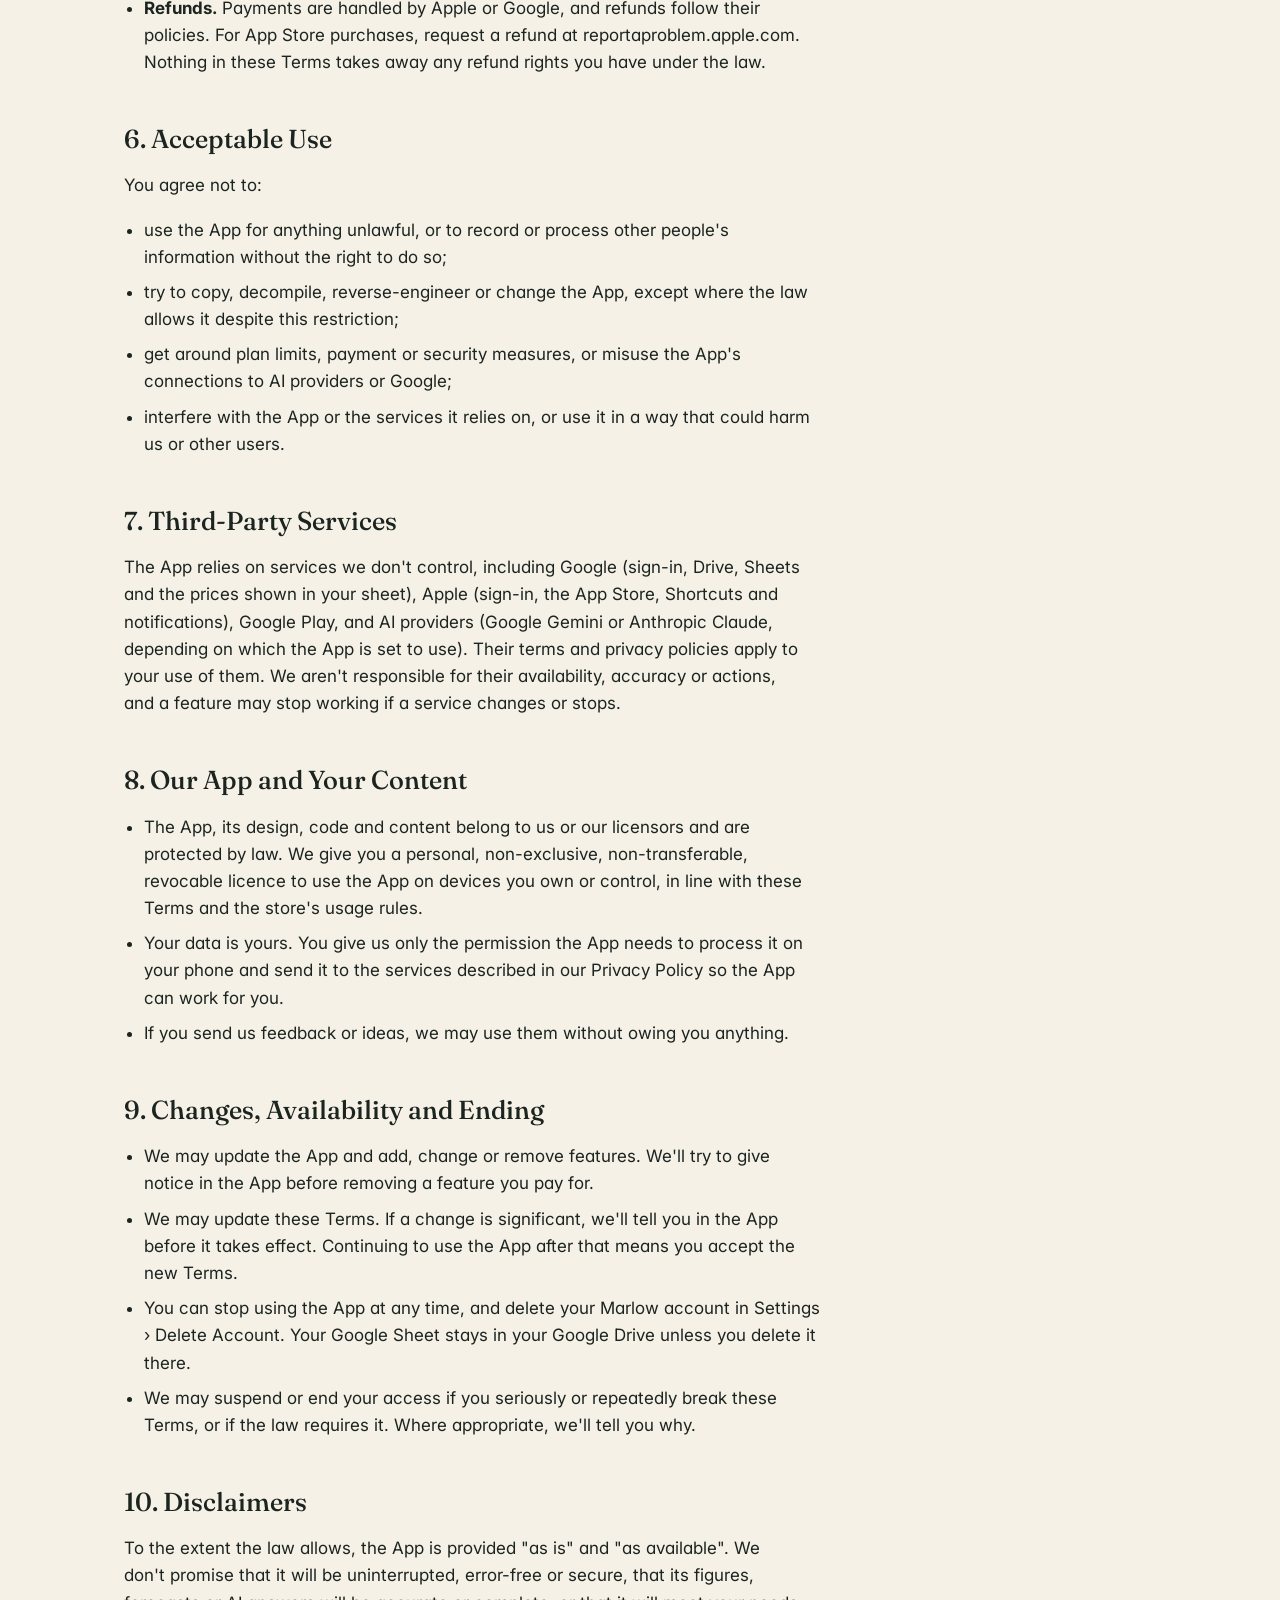
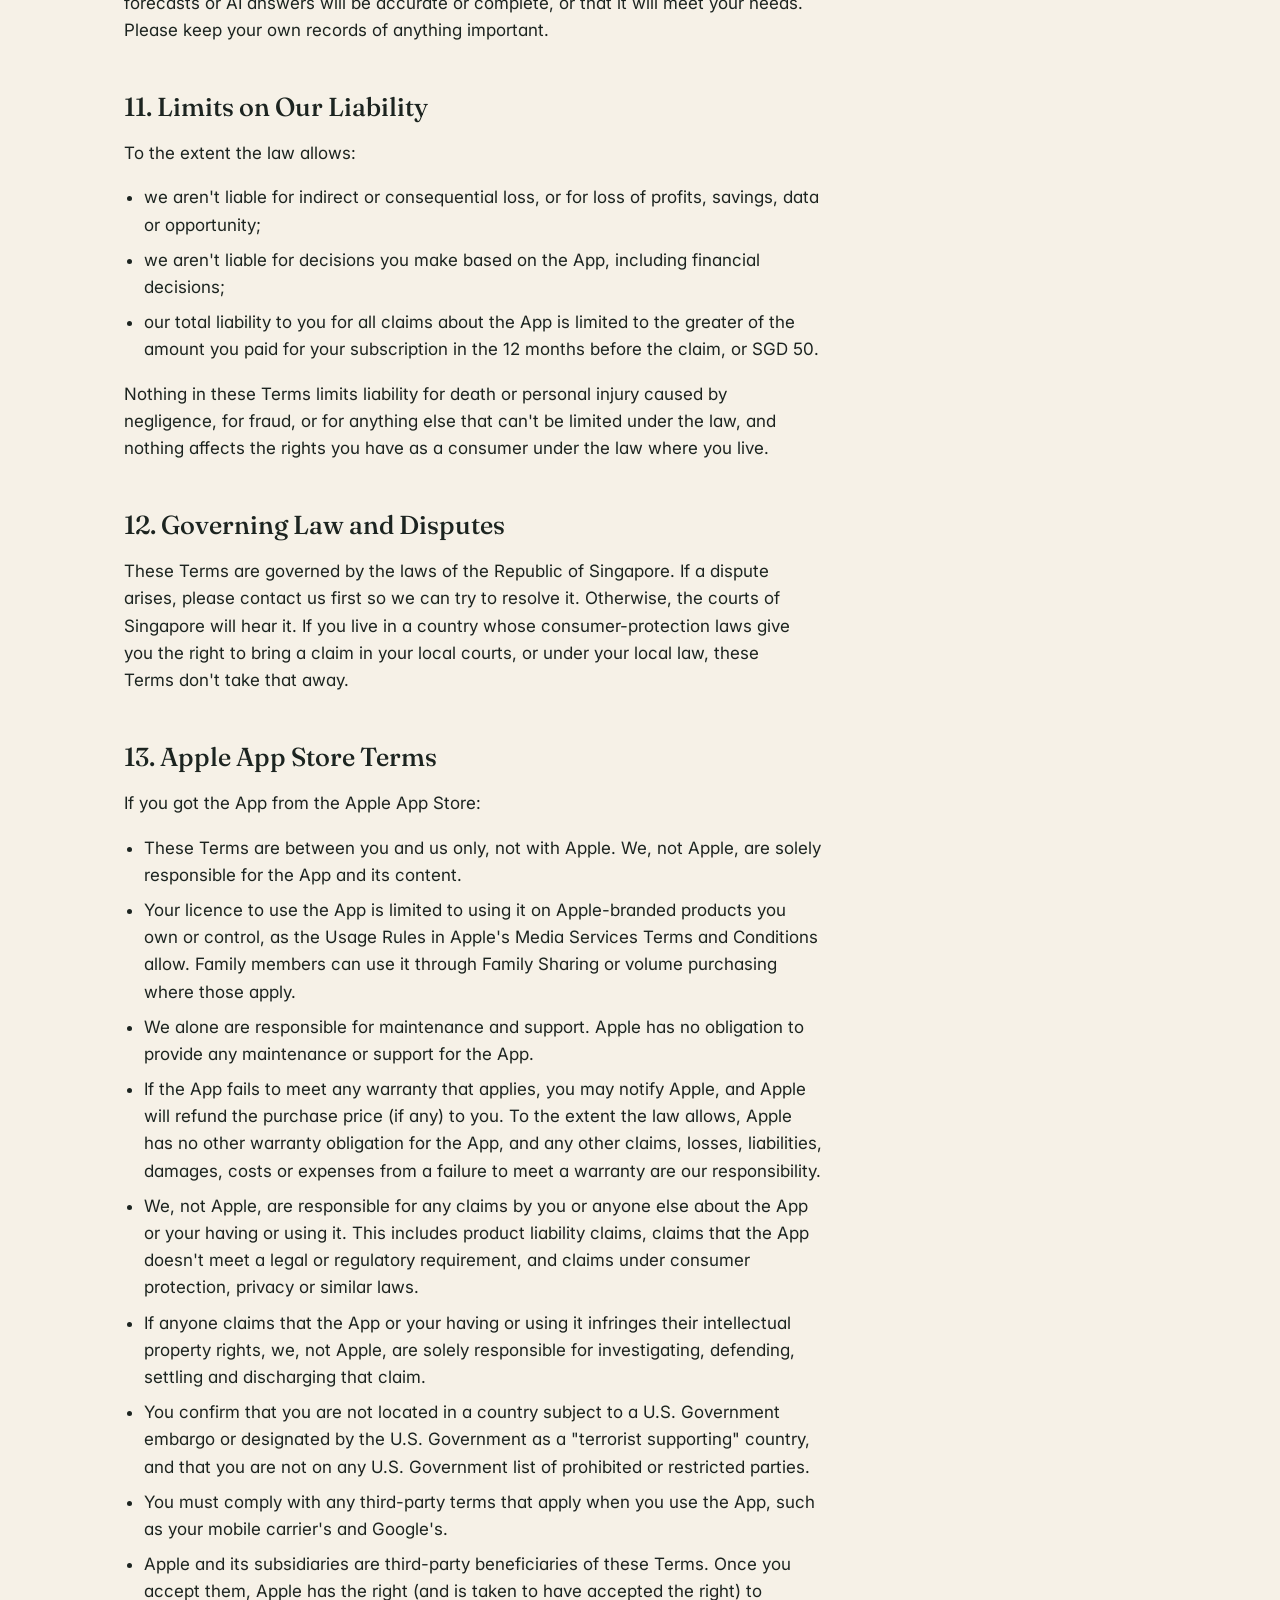
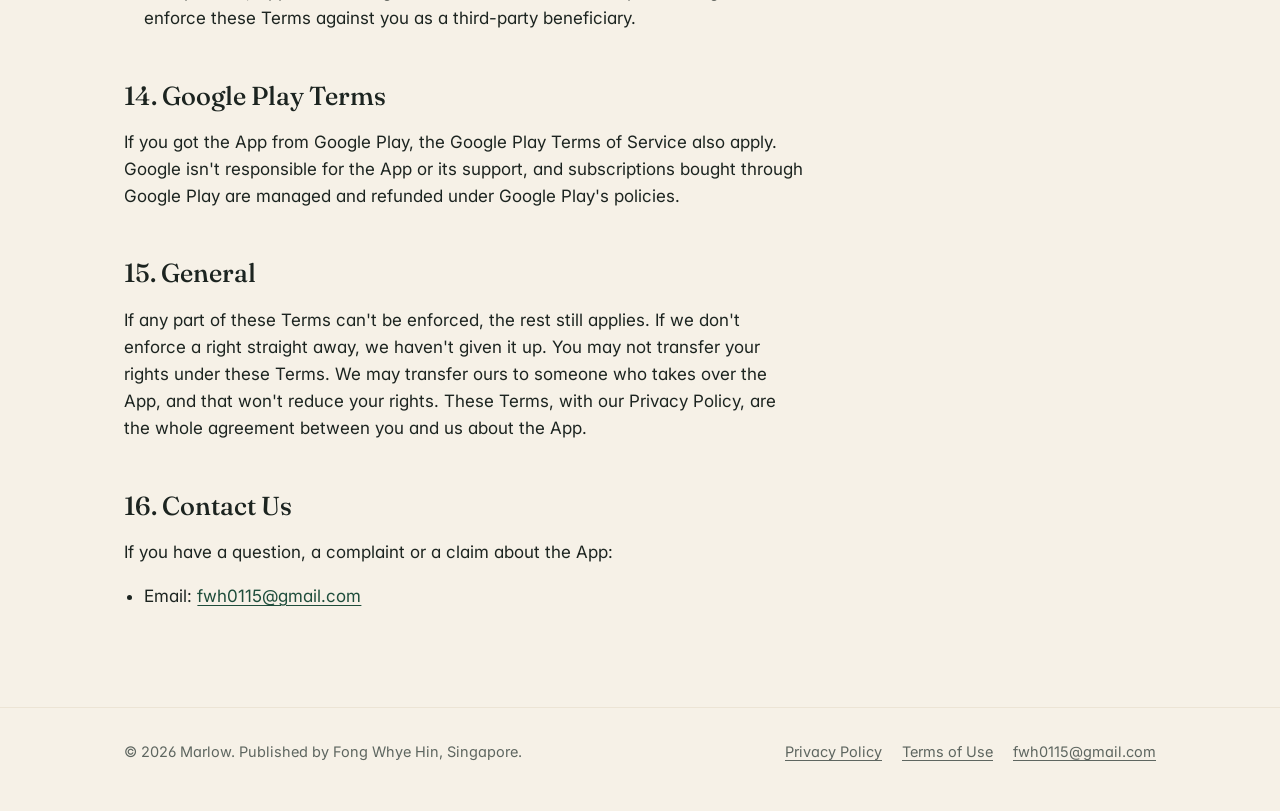
<file: terms/index.html>
<!doctype html>
<html lang="en">
<head>
<meta charset="utf-8">
<meta name="viewport" content="width=device-width, initial-scale=1">
<title>Terms of Use · Marlow</title>
<meta name="description" content="The Marlow Terms of Use.">
<link rel="preconnect" href="https://fonts.googleapis.com">
<link rel="preconnect" href="https://fonts.gstatic.com" crossorigin>
<link href="https://fonts.googleapis.com/css2?family=Fraunces:opsz,wght@9..144,500;9..144,600&family=Inter:wght@400;500;600&display=swap" rel="stylesheet">
<link rel="icon" type="image/png" sizes="32x32" href="../assets/icon-32.png">
<link rel="icon" type="image/png" sizes="192x192" href="../assets/icon-192.png">
<link rel="apple-touch-icon" href="../assets/icon-180.png">
<link rel="stylesheet" href="../style.css">
</head>
<body>
<header class="site-head">
  <div class="wrap">
    <a class="wordmark" href="../"><img src="../assets/icon-96.png" alt="" width="32" height="32">Marlow</a>
    <nav class="site-nav" aria-label="Site">
      <a href="../privacy/">Privacy Policy</a>
      <a href="../terms/" aria-current="page">Terms of Use</a>
    </nav>
  </div>
</header>
<main class="wrap">
  <article class="doc">
    <h1>Terms of Use</h1>
    <p class="updated">Last updated: 16 November 2026</p>
    <nav class="contents" aria-label="Contents">
      <p>Contents</p>
      <ul><li><a href="#1-who-can-use-marlow">1. Who Can Use Marlow</a></li><li><a href="#2-what-marlow-is-and-what-it-isn-t">2. What Marlow Is, and What It Isn&#x27;t</a></li><li><a href="#3-your-google-sheet-and-your-account">3. Your Google Sheet and Your Account</a></li><li><a href="#4-auto-log-and-the-shortcut">4. Auto-Log and the Shortcut</a></li><li><a href="#5-plans-subscriptions-and-payments">5. Plans, Subscriptions and Payments</a></li><li><a href="#6-acceptable-use">6. Acceptable Use</a></li><li><a href="#7-third-party-services">7. Third-Party Services</a></li><li><a href="#8-our-app-and-your-content">8. Our App and Your Content</a></li><li><a href="#9-changes-availability-and-ending">9. Changes, Availability and Ending</a></li><li><a href="#10-disclaimers">10. Disclaimers</a></li><li><a href="#11-limits-on-our-liability">11. Limits on Our Liability</a></li><li><a href="#12-governing-law-and-disputes">12. Governing Law and Disputes</a></li><li><a href="#13-apple-app-store-terms">13. Apple App Store Terms</a></li><li><a href="#14-google-play-terms">14. Google Play Terms</a></li><li><a href="#15-general">15. General</a></li><li><a href="#16-contact-us">16. Contact Us</a></li></ul>
    </nav>
    <p>These Terms of Use ("Terms") are an agreement between you and Fong Whye Hin, the individual who publishes Marlow ("we", "us", "our"). They cover the Marlow app for iPhone and, when released, Android, together with everything it does ("the App"). Please read them with our Privacy Policy, which explains what happens to your information.</p>
    <p>By downloading or using the App you agree to these Terms. If you don't agree, please don't use the App.</p>
    <h2 id="1-who-can-use-marlow">1. Who Can Use Marlow</h2>
    <ul>
    <li>You must be at least 18 years old, or the age of majority where you live if that is higher.</li>
    <li>You need a Google account to keep your data in Google Sheets. You may also sign in with Apple where the App offers it.</li>
    <li>You must use the App only for your own personal, non-commercial money tracking, and for your family's if you invite them.</li>
    </ul>
    <h2 id="2-what-marlow-is-and-what-it-isn-t">2. What Marlow Is, and What It Isn't</h2>
    <p>Marlow helps you track spending, budgets, savings goals, debts and investments, and offers forecasts and a financial-independence ("FI") coach.</p>
    <ul>
    <li><strong>Not financial advice.</strong> Everything the App shows, including budgets, forecasts, projections, FI ages, Marlow's suggestions and anything Marlow (the AI coach) says, is general information to help you think about your money. It isn't financial, investment, tax, legal or other professional advice, and it isn't a recommendation to buy or sell anything. Please speak to a qualified professional before making financial decisions.</li>
    <li><strong>AI can be wrong.</strong> Auto-Log and Marlow, the App's AI coach, use artificial intelligence. They can misread an alert, pick the wrong category, or give an answer that is incomplete or wrong. Please check what is logged and don't rely on AI answers alone.</li>
    <li><strong>Estimates, not guarantees.</strong> Prices, exchange rates, forecasts and projections are estimates. They may be delayed or wrong, and the future will differ from them.</li>
    <li><strong>Not a bank.</strong> We never hold, move or have access to your money, and we don't connect to your bank accounts. The App only records what you, or your phone's notifications, tell it.</li>
    </ul>
    <h2 id="3-your-google-sheet-and-your-account">3. Your Google Sheet and Your Account</h2>
    <ul>
    <li>The App keeps your data in a Google Sheet in your own Google Drive. You own that sheet and its contents.</li>
    <li>The App manages the sheet's layout and keeps every family member's phone in step with it. Changes typed directly into the sheet may be put back on the next sync, so please make changes in the App.</li>
    <li>You are responsible for keeping your Google account (and your Apple ID, if you use it) secure, and for everything logged with your account.</li>
    <li>If you invite family members, they can see and change the shared sheet. Invite only people you trust with that information.</li>
    <li>Google's own terms apply to your use of Google Drive and Google Sheets.</li>
    </ul>
    <h2 id="4-auto-log-and-the-shortcut">4. Auto-Log and the Shortcut</h2>
    <p>Auto-Log works through an Apple Shortcut that you install and set up yourself, choosing which apps' notifications it reads. You can remove it at any time in the Shortcuts app. You are responsible for choosing which notifications it reads. iOS may stop a Shortcut part-way through, so some alerts may not be logged straight away.</p>
    <h2 id="5-plans-subscriptions-and-payments">5. Plans, Subscriptions and Payments</h2>
    <ul>
    <li><strong>Free and paid plans.</strong> Marlow has a Free Plan and paid plans (currently the Plus Plan and the Family Plan). The App's plans screen shows what each includes and its price before you pay.</li>
    <li><strong>Who a plan covers.</strong> The Plus Plan covers you and one other person in your family sheet; the Family Plan covers up to the number of people shown in the App. They get its features through the shared sheet for as long as your subscription is active.</li>
    <li><strong>Monthly limits.</strong> Some features have monthly allowances (for example, Auto-Log alerts and questions to Marlow). Allowances are shared by everyone on a plan, reset on the 1st of each month, and are shown in the App. We may change allowances, and will tell you in the App before a change that reduces them takes effect.</li>
    <li><strong>Billing.</strong> Subscriptions are sold through the Apple App Store (and, when available, Google Play) and are charged to your store account when you confirm the purchase.</li>
    <li><strong>Automatic renewal.</strong> A subscription renews automatically for the same period (monthly or yearly) at the then-current price unless you turn off auto-renew at least 24 hours before the end of the current period. Your store account is charged for renewal within the 24 hours before the current period ends.</li>
    <li><strong>Free trials.</strong> Where a free trial is offered, its length is shown before you subscribe. Unless you cancel at least 24 hours before the trial ends, the subscription starts and you are charged. Any unused part of a free trial is forfeited when you buy a subscription. Free trials are limited to one per Apple ID (or Google account).</li>
    <li><strong>Managing and cancelling.</strong> You can manage or cancel your subscription in your App Store account settings (on iPhone: Settings › your name › Subscriptions), or in Google Play › Payments &amp; subscriptions. Deleting the App or your Marlow account doesn't cancel a subscription.</li>
    <li><strong>Price changes.</strong> If the price changes, the store will tell you in advance and, where the law or store rules require, ask for your agreement.</li>
    <li><strong>Refunds.</strong> Payments are handled by Apple or Google, and refunds follow their policies. For App Store purchases, request a refund at reportaproblem.apple.com. Nothing in these Terms takes away any refund rights you have under the law.</li>
    </ul>
    <h2 id="6-acceptable-use">6. Acceptable Use</h2>
    <p>You agree not to:</p>
    <ul>
    <li>use the App for anything unlawful, or to record or process other people's information without the right to do so;</li>
    <li>try to copy, decompile, reverse-engineer or change the App, except where the law allows it despite this restriction;</li>
    <li>get around plan limits, payment or security measures, or misuse the App's connections to AI providers or Google;</li>
    <li>interfere with the App or the services it relies on, or use it in a way that could harm us or other users.</li>
    </ul>
    <h2 id="7-third-party-services">7. Third-Party Services</h2>
    <p>The App relies on services we don't control, including Google (sign-in, Drive, Sheets and the prices shown in your sheet), Apple (sign-in, the App Store, Shortcuts and notifications), Google Play, and AI providers (Google Gemini or Anthropic Claude, depending on which the App is set to use). Their terms and privacy policies apply to your use of them. We aren't responsible for their availability, accuracy or actions, and a feature may stop working if a service changes or stops.</p>
    <h2 id="8-our-app-and-your-content">8. Our App and Your Content</h2>
    <ul>
    <li>The App, its design, code and content belong to us or our licensors and are protected by law. We give you a personal, non-exclusive, non-transferable, revocable licence to use the App on devices you own or control, in line with these Terms and the store's usage rules.</li>
    <li>Your data is yours. You give us only the permission the App needs to process it on your phone and send it to the services described in our Privacy Policy so the App can work for you.</li>
    <li>If you send us feedback or ideas, we may use them without owing you anything.</li>
    </ul>
    <h2 id="9-changes-availability-and-ending">9. Changes, Availability and Ending</h2>
    <ul>
    <li>We may update the App and add, change or remove features. We'll try to give notice in the App before removing a feature you pay for.</li>
    <li>We may update these Terms. If a change is significant, we'll tell you in the App before it takes effect. Continuing to use the App after that means you accept the new Terms.</li>
    <li>You can stop using the App at any time, and delete your Marlow account in Settings › Delete Account. Your Google Sheet stays in your Google Drive unless you delete it there.</li>
    <li>We may suspend or end your access if you seriously or repeatedly break these Terms, or if the law requires it. Where appropriate, we'll tell you why.</li>
    </ul>
    <h2 id="10-disclaimers">10. Disclaimers</h2>
    <p>To the extent the law allows, the App is provided "as is" and "as available". We don't promise that it will be uninterrupted, error-free or secure, that its figures, forecasts or AI answers will be accurate or complete, or that it will meet your needs. Please keep your own records of anything important.</p>
    <h2 id="11-limits-on-our-liability">11. Limits on Our Liability</h2>
    <p>To the extent the law allows:</p>
    <ul>
    <li>we aren't liable for indirect or consequential loss, or for loss of profits, savings, data or opportunity;</li>
    <li>we aren't liable for decisions you make based on the App, including financial decisions;</li>
    <li>our total liability to you for all claims about the App is limited to the greater of the amount you paid for your subscription in the 12 months before the claim, or SGD 50.</li>
    </ul>
    <p>Nothing in these Terms limits liability for death or personal injury caused by negligence, for fraud, or for anything else that can't be limited under the law, and nothing affects the rights you have as a consumer under the law where you live.</p>
    <h2 id="12-governing-law-and-disputes">12. Governing Law and Disputes</h2>
    <p>These Terms are governed by the laws of the Republic of Singapore. If a dispute arises, please contact us first so we can try to resolve it. Otherwise, the courts of Singapore will hear it. If you live in a country whose consumer-protection laws give you the right to bring a claim in your local courts, or under your local law, these Terms don't take that away.</p>
    <h2 id="13-apple-app-store-terms">13. Apple App Store Terms</h2>
    <p>If you got the App from the Apple App Store:</p>
    <ul>
    <li>These Terms are between you and us only, not with Apple. We, not Apple, are solely responsible for the App and its content.</li>
    <li>Your licence to use the App is limited to using it on Apple-branded products you own or control, as the Usage Rules in Apple's Media Services Terms and Conditions allow. Family members can use it through Family Sharing or volume purchasing where those apply.</li>
    <li>We alone are responsible for maintenance and support. Apple has no obligation to provide any maintenance or support for the App.</li>
    <li>If the App fails to meet any warranty that applies, you may notify Apple, and Apple will refund the purchase price (if any) to you. To the extent the law allows, Apple has no other warranty obligation for the App, and any other claims, losses, liabilities, damages, costs or expenses from a failure to meet a warranty are our responsibility.</li>
    <li>We, not Apple, are responsible for any claims by you or anyone else about the App or your having or using it. This includes product liability claims, claims that the App doesn't meet a legal or regulatory requirement, and claims under consumer protection, privacy or similar laws.</li>
    <li>If anyone claims that the App or your having or using it infringes their intellectual property rights, we, not Apple, are solely responsible for investigating, defending, settling and discharging that claim.</li>
    <li>You confirm that you are not located in a country subject to a U.S. Government embargo or designated by the U.S. Government as a "terrorist supporting" country, and that you are not on any U.S. Government list of prohibited or restricted parties.</li>
    <li>You must comply with any third-party terms that apply when you use the App, such as your mobile carrier's and Google's.</li>
    <li>Apple and its subsidiaries are third-party beneficiaries of these Terms. Once you accept them, Apple has the right (and is taken to have accepted the right) to enforce these Terms against you as a third-party beneficiary.</li>
    </ul>
    <h2 id="14-google-play-terms">14. Google Play Terms</h2>
    <p>If you got the App from Google Play, the Google Play Terms of Service also apply. Google isn't responsible for the App or its support, and subscriptions bought through Google Play are managed and refunded under Google Play's policies.</p>
    <h2 id="15-general">15. General</h2>
    <p>If any part of these Terms can't be enforced, the rest still applies. If we don't enforce a right straight away, we haven't given it up. You may not transfer your rights under these Terms. We may transfer ours to someone who takes over the App, and that won't reduce your rights. These Terms, with our Privacy Policy, are the whole agreement between you and us about the App.</p>
    <h2 id="16-contact-us">16. Contact Us</h2>
    <p>If you have a question, a complaint or a claim about the App:</p>
    <ul>
    <li>Email: <a href="mailto:fwh0115@gmail.com">fwh0115@gmail.com</a></li>
    </ul>
  </article>
</main>
<footer class="site-foot">
  <div class="wrap">
    <span>© 2026 Marlow. Published by Fong Whye Hin, Singapore.</span>
    <nav aria-label="Footer">
      <a href="../privacy/">Privacy Policy</a>
      <a href="../terms/">Terms of Use</a>
      <a href="mailto:fwh0115@gmail.com">fwh0115@gmail.com</a>
    </nav>
  </div>
</footer>
</body>
</html>
</file>
<file: marlow/style.css>
:root {
  --cream: #F6F1E7;
  --paper: #FFFDF8;
  --rule: #ECE4D5;
  --ink: #1C2420;
  --muted: #5E6660;
  --green: #1E4D3B;
  --tick: #2F6B52;
  --sage: #DCE8DF;
  --serif: "Fraunces", Georgia, "Times New Roman", serif;
  --sans: "Inter", -apple-system, BlinkMacSystemFont, "Segoe UI", Roboto, sans-serif;
}

*, *::before, *::after { box-sizing: border-box; }

html { -webkit-text-size-adjust: 100%; }

body {
  margin: 0;
  background: var(--cream);
  color: var(--ink);
  font: 400 17px/1.6 var(--sans);
  font-feature-settings: "cv11", "ss01";
}

a { color: var(--green); text-underline-offset: 3px; text-decoration-thickness: 1px; }
a:hover { text-decoration-thickness: 2px; }
a:focus-visible { outline: 2px solid var(--green); outline-offset: 3px; border-radius: 3px; }

.wrap { max-width: 1080px; margin: 0 auto; padding: 0 24px; }

/* Header */
.site-head { padding: 28px 0; }
.site-head .wrap { display: flex; align-items: center; justify-content: space-between; gap: 16px; flex-wrap: wrap; }
.wordmark {
  font: 600 24px/1 var(--serif);
  font-variation-settings: "opsz" 48;
  letter-spacing: -0.01em;
  color: var(--green);
  text-decoration: none;
  display: inline-flex;
  align-items: center;
  gap: 10px;
}
.wordmark img { width: 32px; height: 32px; border-radius: 8px; flex: none; }
.site-nav { display: flex; gap: 22px; font-size: 15px; }
.site-nav a { color: var(--muted); text-decoration: none; }
.site-nav a:hover, .site-nav a[aria-current="page"] { color: var(--ink); text-decoration: underline; }

/* Home: hero */
.hero { display: grid; grid-template-columns: 1.05fr 1fr; gap: 64px; align-items: center; padding: 48px 0 88px; }
.hero h1 {
  font: 500 clamp(40px, 5.6vw, 64px)/1.04 var(--serif);
  font-variation-settings: "opsz" 144;
  letter-spacing: -0.02em;
  margin: 0 0 24px;
  color: var(--green);
}
.hero p { font-size: 19px; color: var(--muted); max-width: 34em; margin: 0 0 16px; }
.status { font-size: 15px; color: var(--muted); margin-top: 28px; }
.status strong { color: var(--ink); font-weight: 600; }

/* The ledger: an alert becomes a row */
.hero > * { min-width: 0; }
.ledger { position: relative; margin: 0; }
.alert {
  background: rgba(255, 253, 248, 0.92);
  border: 1px solid var(--rule);
  border-radius: 22px;
  padding: 14px 18px;
  box-shadow: 0 10px 30px -18px rgba(30, 77, 59, 0.45);
  max-width: 360px;
  font-size: 14.5px;
  line-height: 1.45;
}
.alert .from { display: flex; justify-content: space-between; font-size: 13px; color: var(--muted); margin-bottom: 4px; }
.alert .from b { color: var(--ink); font-weight: 600; }
.flow { width: 2px; height: 44px; margin: 6px 0 6px 40px; background: repeating-linear-gradient(var(--tick) 0 4px, transparent 4px 9px); }
.sheet {
  background: var(--paper);
  border: 1px solid var(--rule);
  border-radius: 6px;
  overflow-x: auto;
  font-size: 14px;
}
.sheet table { width: 100%; border-collapse: collapse; }
.sheet th, .sheet td { padding: 9px 12px; text-align: left; border-bottom: 1px solid var(--rule); white-space: nowrap; }
.sheet th { font-weight: 500; color: var(--muted); background: #F2ECE0; font-size: 12.5px; }
.sheet td.amt, .sheet th.amt { text-align: right; font-variant-numeric: tabular-nums; }
.sheet tr.new td { background: var(--sage); color: var(--ink); font-weight: 500; }
.sheet tr.blank td { height: 38px; }
.sheet tr:last-child td { border-bottom: 0; }
.sheet-name { padding: 8px 12px; font-size: 12.5px; color: var(--muted); border-top: 1px solid var(--rule); background: #FBF8F1; }

/* Home: sections */
.section { padding: 64px 0; border-top: 1px solid var(--rule); }
.section h2 {
  font: 500 32px/1.15 var(--serif);
  font-variation-settings: "opsz" 72;
  letter-spacing: -0.01em;
  margin: 0 0 20px;
  color: var(--ink);
}
.split { display: grid; grid-template-columns: 1fr 1.4fr; gap: 64px; }
.prose { max-width: 38em; }
.prose p { margin: 0 0 16px; }
.features { list-style: none; padding: 0; margin: 0; }
.features li { padding: 16px 0; border-bottom: 1px solid var(--rule); }
.features li:first-child { padding-top: 0; }
.features li:last-child { border-bottom: 0; }
.features b { display: block; font-weight: 600; margin-bottom: 2px; }
.features span { color: var(--muted); }

/* Policy pages */
.doc { max-width: 44em; padding: 24px 0 80px; }
.doc h1 {
  font: 500 clamp(36px, 5vw, 48px)/1.1 var(--serif);
  font-variation-settings: "opsz" 144;
  letter-spacing: -0.02em;
  color: var(--green);
  margin: 16px 0 8px;
}
.doc .updated { color: var(--muted); font-size: 15px; margin: 0 0 32px; }
.doc h2 {
  font: 500 26px/1.2 var(--serif);
  font-variation-settings: "opsz" 48;
  margin: 48px 0 12px;
  scroll-margin-top: 24px;
}
.doc h3 { font: 600 18px/1.35 var(--sans); margin: 28px 0 8px; scroll-margin-top: 24px; }
.doc p, .doc li { max-width: 40em; }
.doc ul { padding-left: 1.2em; }
.doc li { margin-bottom: 8px; }
code { font: 500 0.9em/1 var(--sans); background: var(--sage); padding: 2px 6px; border-radius: 4px; }
.doc .contents { background: var(--paper); border: 1px solid var(--rule); border-radius: 10px; padding: 18px 22px; margin: 0 0 8px; }
.doc .contents p { margin: 0 0 8px; font-weight: 600; }
.doc .contents ul { margin: 0; padding: 0; list-style: none; columns: 2; column-gap: 32px; font-size: 15px; }
.doc .contents li { margin-bottom: 4px; break-inside: avoid; }

/* Footer */
.site-foot { border-top: 1px solid var(--rule); padding: 32px 0 48px; font-size: 14.5px; color: var(--muted); }
.site-foot .wrap { display: flex; justify-content: space-between; gap: 16px 32px; flex-wrap: wrap; }
.site-foot nav { display: flex; gap: 20px; flex-wrap: wrap; }
.site-foot a { color: var(--muted); }

@media (max-width: 820px) {
  .hero { grid-template-columns: 1fr; gap: 48px; padding: 24px 0 64px; }
  .split { grid-template-columns: 1fr; gap: 8px; }
  .section { padding: 48px 0; }
  .doc .contents ul { columns: 1; }
}
@media (max-width: 480px) {
  .wrap { padding: 0 16px; }
  .sheet th:nth-child(1), .sheet td:nth-child(1) { display: none; }
  .sheet th, .sheet td { padding: 9px 10px; }
}
</file>
<file: style.css>
:root {
  --cream: #F6F1E7;
  --paper: #FFFDF8;
  --rule: #ECE4D5;
  --ink: #1C2420;
  --muted: #5E6660;
  --green: #1E4D3B;
  --tick: #2F6B52;
  --sage: #DCE8DF;
  --serif: "Fraunces", Georgia, "Times New Roman", serif;
  --sans: "Inter", -apple-system, BlinkMacSystemFont, "Segoe UI", Roboto, sans-serif;
}

*, *::before, *::after { box-sizing: border-box; }

html { -webkit-text-size-adjust: 100%; }

body {
  margin: 0;
  background: var(--cream);
  color: var(--ink);
  font: 400 17px/1.6 var(--sans);
  font-feature-settings: "cv11", "ss01";
}

a { color: var(--green); text-underline-offset: 3px; text-decoration-thickness: 1px; }
a:hover { text-decoration-thickness: 2px; }
a:focus-visible { outline: 2px solid var(--green); outline-offset: 3px; border-radius: 3px; }

.wrap { max-width: 1080px; margin: 0 auto; padding: 0 24px; }

/* Header */
.site-head { padding: 28px 0; }
.site-head .wrap { display: flex; align-items: center; justify-content: space-between; gap: 16px; flex-wrap: wrap; }
.wordmark {
  font: 600 24px/1 var(--serif);
  font-variation-settings: "opsz" 48;
  letter-spacing: -0.01em;
  color: var(--green);
  text-decoration: none;
  display: inline-flex;
  align-items: center;
  gap: 10px;
}
.wordmark img { width: 32px; height: 32px; border-radius: 8px; flex: none; }
.site-nav { display: flex; gap: 22px; font-size: 15px; }
.site-nav a { color: var(--muted); text-decoration: none; }
.site-nav a:hover, .site-nav a[aria-current="page"] { color: var(--ink); text-decoration: underline; }

/* Home: hero */
.hero { display: grid; grid-template-columns: 1.05fr 1fr; gap: 64px; align-items: center; padding: 48px 0 88px; }
.hero h1 {
  font: 500 clamp(40px, 5.6vw, 64px)/1.04 var(--serif);
  font-variation-settings: "opsz" 144;
  letter-spacing: -0.02em;
  margin: 0 0 24px;
  color: var(--green);
}
.hero p { font-size: 19px; color: var(--muted); max-width: 34em; margin: 0 0 16px; }
.status { font-size: 15px; color: var(--muted); margin-top: 28px; }
.status strong { color: var(--ink); font-weight: 600; }

/* The ledger: an alert becomes a row */
.hero > * { min-width: 0; }
.ledger { position: relative; margin: 0; }
.alert {
  background: rgba(255, 253, 248, 0.92);
  border: 1px solid var(--rule);
  border-radius: 22px;
  padding: 14px 18px;
  box-shadow: 0 10px 30px -18px rgba(30, 77, 59, 0.45);
  max-width: 360px;
  font-size: 14.5px;
  line-height: 1.45;
}
.alert .from { display: flex; justify-content: space-between; font-size: 13px; color: var(--muted); margin-bottom: 4px; }
.alert .from b { color: var(--ink); font-weight: 600; }
.flow { width: 2px; height: 44px; margin: 6px 0 6px 40px; background: repeating-linear-gradient(var(--tick) 0 4px, transparent 4px 9px); }
.sheet {
  background: var(--paper);
  border: 1px solid var(--rule);
  border-radius: 6px;
  overflow-x: auto;
  font-size: 14px;
}
.sheet table { width: 100%; border-collapse: collapse; }
.sheet th, .sheet td { padding: 9px 12px; text-align: left; border-bottom: 1px solid var(--rule); white-space: nowrap; }
.sheet th { font-weight: 500; color: var(--muted); background: #F2ECE0; font-size: 12.5px; }
.sheet td.amt, .sheet th.amt { text-align: right; font-variant-numeric: tabular-nums; }
.sheet tr.new td { background: var(--sage); color: var(--ink); font-weight: 500; }
.sheet tr.blank td { height: 38px; }
.sheet tr:last-child td { border-bottom: 0; }
.sheet-name { padding: 8px 12px; font-size: 12.5px; color: var(--muted); border-top: 1px solid var(--rule); background: #FBF8F1; }

/* Home: sections */
.section { padding: 64px 0; border-top: 1px solid var(--rule); }
.section h2 {
  font: 500 32px/1.15 var(--serif);
  font-variation-settings: "opsz" 72;
  letter-spacing: -0.01em;
  margin: 0 0 20px;
  color: var(--ink);
}
.split { display: grid; grid-template-columns: 1fr 1.4fr; gap: 64px; }
.prose { max-width: 38em; }
.prose p { margin: 0 0 16px; }
.features { list-style: none; padding: 0; margin: 0; }
.features li { padding: 16px 0; border-bottom: 1px solid var(--rule); }
.features li:first-child { padding-top: 0; }
.features li:last-child { border-bottom: 0; }
.features b { display: block; font-weight: 600; margin-bottom: 2px; }
.features span { color: var(--muted); }

/* Policy pages */
.doc { max-width: 44em; padding: 24px 0 80px; }
.doc h1 {
  font: 500 clamp(36px, 5vw, 48px)/1.1 var(--serif);
  font-variation-settings: "opsz" 144;
  letter-spacing: -0.02em;
  color: var(--green);
  margin: 16px 0 8px;
}
.doc .updated { color: var(--muted); font-size: 15px; margin: 0 0 32px; }
.doc h2 {
  font: 500 26px/1.2 var(--serif);
  font-variation-settings: "opsz" 48;
  margin: 48px 0 12px;
  scroll-margin-top: 24px;
}
.doc h3 { font: 600 18px/1.35 var(--sans); margin: 28px 0 8px; scroll-margin-top: 24px; }
.doc p, .doc li { max-width: 40em; }
.doc ul { padding-left: 1.2em; }
.doc li { margin-bottom: 8px; }
code { font: 500 0.9em/1 var(--sans); background: var(--sage); padding: 2px 6px; border-radius: 4px; }
.doc .contents { background: var(--paper); border: 1px solid var(--rule); border-radius: 10px; padding: 18px 22px; margin: 0 0 8px; }
.doc .contents p { margin: 0 0 8px; font-weight: 600; }
.doc .contents ul { margin: 0; padding: 0; list-style: none; columns: 2; column-gap: 32px; font-size: 15px; }
.doc .contents li { margin-bottom: 4px; break-inside: avoid; }

/* Footer */
.site-foot { border-top: 1px solid var(--rule); padding: 32px 0 48px; font-size: 14.5px; color: var(--muted); }
.site-foot .wrap { display: flex; justify-content: space-between; gap: 16px 32px; flex-wrap: wrap; }
.site-foot nav { display: flex; gap: 20px; flex-wrap: wrap; }
.site-foot a { color: var(--muted); }

@media (max-width: 820px) {
  .hero { grid-template-columns: 1fr; gap: 48px; padding: 24px 0 64px; }
  .split { grid-template-columns: 1fr; gap: 8px; }
  .section { padding: 48px 0; }
  .doc .contents ul { columns: 1; }
}
@media (max-width: 480px) {
  .wrap { padding: 0 16px; }
  .sheet th:nth-child(1), .sheet td:nth-child(1) { display: none; }
  .sheet th, .sheet td { padding: 9px 10px; }
}
</file>
